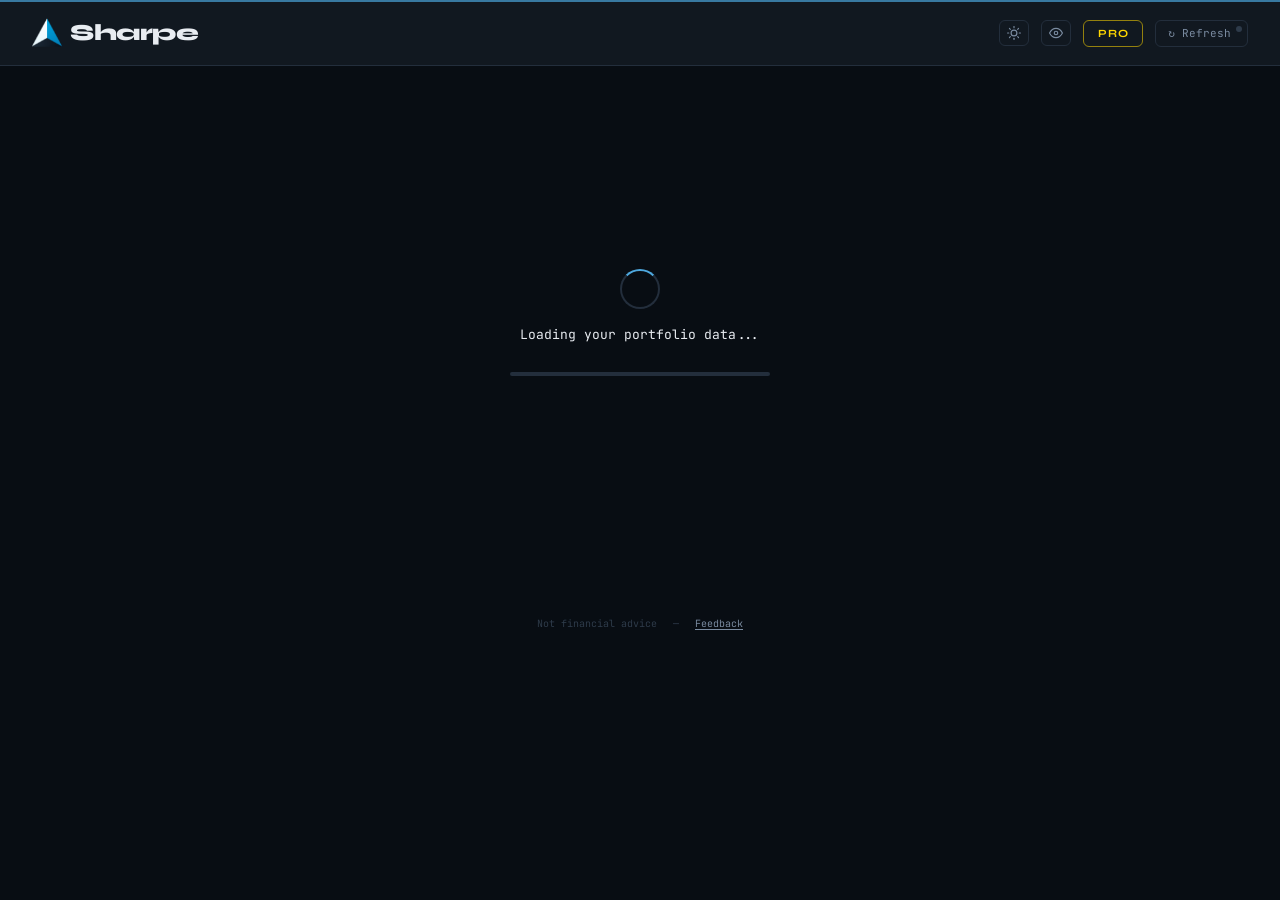
<file: dashboard.html>
<!DOCTYPE html>
<html lang="en">
<head>
  <meta charset="UTF-8">
  <title>Sharpe — Dashboard</title>
  <script src="chart.min.js"></script>
  <link rel="stylesheet" href="dashboard.css">
  <script src="theme-init.js"></script>
</head>
<body>
  <header class="header">
    <div class="header-row">
      <div class="logo">
        <img src="icons/icon48.png" class="logo-img" alt="Sharpe">
        <span class="logo-text">Sharpe</span>
      </div>
      <div class="header-center" id="headerStats"></div>
      <div class="header-right">
        <button class="btn-icon" id="btnTheme" title="Toggle light/dark mode">
          <svg id="themeIcon" width="14" height="14" viewBox="0 0 24 24" fill="none" stroke="currentColor" stroke-width="2" stroke-linecap="round" stroke-linejoin="round">
            <circle cx="12" cy="12" r="5"/><line x1="12" y1="1" x2="12" y2="3"/><line x1="12" y1="21" x2="12" y2="23"/><line x1="4.22" y1="4.22" x2="5.64" y2="5.64"/><line x1="18.36" y1="18.36" x2="19.78" y2="19.78"/><line x1="1" y1="12" x2="3" y2="12"/><line x1="21" y1="12" x2="23" y2="12"/><line x1="4.22" y1="19.78" x2="5.64" y2="18.36"/><line x1="18.36" y1="5.64" x2="19.78" y2="4.22"/>
          </svg>
        </button>
        <button class="btn-icon" id="btnPrivacy" title="Hide sensitive figures">
          <svg width="14" height="14" viewBox="0 0 24 24" fill="none" stroke="currentColor" stroke-width="2" stroke-linecap="round" stroke-linejoin="round">
            <path d="M1 12s4-8 11-8 11 8 11 8-4 8-11 8-11-8-11-8z"/>
            <circle cx="12" cy="12" r="3"/>
          </svg>
        </button>
        <button class="btn-pro" id="btnPro" title="Sharpe Pro">PRO</button>
        <button class="btn-refresh" id="btnRefresh">↻ Refresh<div class="status-dot" id="statusDot"></div></button>
      </div>
    </div>
    <nav class="tab-bar" id="tabBar" style="display:none">
      <button class="tab-btn" data-tab="today">Today</button>
      <button class="tab-btn active" data-tab="portfolio">Portfolio</button>
      <button class="tab-btn" data-tab="insights">Insights</button>
      <button class="tab-btn" data-tab="watchlist">Watchlist</button>
      <button class="tab-btn" data-tab="dividends">Dividends</button>
      <button class="tab-btn" data-tab="tax">Tax Reporting</button>
    </nav>
  </header>

  <div class="loading-screen" id="loadingScreen">
    <div class="loading-spinner"></div>
    <p id="loadingText">Loading your portfolio data...</p>
    <div class="progress-bar-wrap"><div class="progress-bar" id="progressBar"></div></div>
    <p class="progress-label" id="progressLabel"></p>
  </div>

  <main class="main" id="mainContent" style="display:none">
    <div id="portfolioWarning" style="display:none" class="portfolio-warning">
      <span id="portfolioWarningText"></span>
      <button id="portfolioWarningBtn" class="banner-action-btn" type="button"></button>
    </div>

    <!-- ═══ Tab: Today ═══ -->
    <div class="tab-pane" id="tabToday">
      <div class="card card--full" id="todayStatsCard">
        <div class="card-header">
          <div class="card-title">Daily Stats</div>
          <div class="today-header-actions">
            <div class="today-status-inline" id="todayStatusInline"></div>
            <div class="today-date-picker-wrap">
              <button type="button" id="todayDateBtn" class="period-select today-date-btn" aria-haspopup="dialog" aria-expanded="false" title="Choose day"></button>
              <div id="todayDatePopover" class="today-date-popover" hidden role="dialog" aria-label="Select date">
                <div class="today-cal-head">
                  <button type="button" class="today-cal-nav" id="todayCalPrev" aria-label="Previous month">‹</button>
                  <div class="today-cal-title-row">
                    <span id="todayCalMonthLabel" class="today-cal-month"></span>
                    <select id="todayCalYearSelect" class="period-select today-cal-year-select" aria-label="Year"></select>
                  </div>
                  <button type="button" class="today-cal-nav" id="todayCalNext" aria-label="Next month">›</button>
                </div>
                <div class="today-cal-weekdays" aria-hidden="true">
                  <span>Su</span><span>Mo</span><span>Tu</span><span>We</span><span>Th</span><span>Fr</span><span>Sa</span>
                </div>
                <div id="todayCalGrid" class="today-cal-grid"></div>
              </div>
            </div>
            <button id="todayJumpNow" class="btn btn--sm" type="button" title="Jump to live today view">Today</button>
          </div>
        </div>
        <div id="todayStatsContent"></div>

        <!-- P&L timeline lives inside the card it describes rather than in a
             separate card of its own -->
        <div id="todaySparklineCard" class="today-spark-section" style="display:none">
          <div class="today-spark-title">P&amp;L timeline · captured at each refresh</div>
          <div class="chart-wrap" style="height:140px">
            <canvas id="todaySparklineChart"></canvas>
          </div>
        </div>
      </div>

      <!-- One dataset, one card. Table / Waterfall / Heatmap are three
           projections of the same `items` array, so they are view modes
           rather than three stacked cards. -->
      <div class="card card--full" id="todayMoversCard">
        <div class="card-header">
          <div class="card-title">Today's Movers</div>
          <div class="today-total" id="todayTotal"></div>
          <div class="seg" id="todayViewToggle">
            <button class="seg-btn active" type="button" data-view="table">Table</button>
            <button class="seg-btn" type="button" data-view="waterfall">Waterfall</button>
            <button class="seg-btn" type="button" data-view="heatmap">Heatmap</button>
          </div>
          <select id="heatmapGroupBy" class="select" style="display:none" title="Group the heatmap">
            <option value="none">No grouping</option>
            <option value="assetclass">Asset Type</option>
            <option value="geography">Geography</option>
          </select>
        </div>
        <div id="todayViewBody">
          <div id="todayTableContent" class="today-view" data-view="table">
            <div class="table-scroll">
              <table class="positions-table" id="todayTable" style="display:none">
                <thead><tr>
                  <th data-col="name">Name</th>
                  <th data-col="price" class="num">Price</th>
                  <th data-col="dayPct" class="num">Day %</th>
                  <th data-col="dayEur" class="num">Day €</th>
                  <th data-col="weight" class="num">Weight</th>
                  <th data-col="contrib" class="num">Contrib.</th>
                  <th data-col="totalPl" class="num">Total P&L</th>
                  <th data-col="totalPlPct" class="num">Total %</th>
                </tr></thead>
                <tbody id="todayBody"></tbody>
              </table>
            </div>
          </div>
          <div id="todayWaterfallView" class="today-view" data-view="waterfall" style="display:none">
            <div class="chart-wrap" style="height:300px">
              <canvas id="todayWaterfallChart"></canvas>
            </div>
          </div>
          <div id="todayHeatmapView" class="today-view" data-view="heatmap" style="display:none">
            <div id="sectorHeatmapContent"></div>
          </div>
        </div>
      </div>
    </div>

    <!-- ═══ Tab: Portfolio ═══ -->
    <div class="tab-pane active" id="tabPortfolio">
      <div class="grid-top">
        <!-- One performance story. "Cumulative" is the TWR line, "Daily" is the
             per-day bar chart that used to live in its own Recent Activity card
             below — same question, so one chart with two modes and one period. -->
        <div class="card card--wide">
          <div class="card-header">
            <div class="card-title">Performance</div>
            <div class="card-subtitle" id="perfSubtitle"></div>
            <div class="perf-controls">
              <div class="alloc-toggle" id="perfModeToggle">
                <button class="toggle-btn active" type="button" data-perfmode="cum">Cumulative</button>
                <button class="toggle-btn" type="button" data-perfmode="daily">Daily</button>
              </div>
              <div class="alloc-toggle" id="perfToggle">
                <button class="toggle-btn active" type="button" data-mode="pct" title="Show return in %">%</button>
                <button class="toggle-btn" type="button" data-mode="eur" title="Show value in €">€</button>
              </div>
              <select id="periodSelect" class="period-select" title="Chart window"></select>
              <div class="bm-dropdown-wrap" id="bmDropdownWrap">
                <button class="btn btn--sm" id="bmDropdownBtn" type="button" title="Benchmarks and trade markers">
                  Overlays
                  <svg viewBox="0 0 10 6" fill="currentColor"><path d="M0 0l5 6 5-6z"/></svg>
                </button>
                <div class="bm-dropdown-menu" id="bmDropdownMenu">
                  <div class="bm-dropdown-item active" data-benchmark="sp500">
                    <span class="bm-check"></span>
                    <span class="bm-swatch" style="background:var(--bm-sp500)"></span>
                    S&amp;P 500
                  </div>
                  <div class="bm-dropdown-item" data-benchmark="eurostoxx">
                    <span class="bm-check"></span>
                    <span class="bm-swatch" style="background:var(--bm-eurostoxx)"></span>
                    Euro Stoxx 50
                  </div>
                  <div class="bm-dropdown-item" data-benchmark="nasdaq">
                    <span class="bm-check"></span>
                    <span class="bm-swatch" style="background:var(--bm-nasdaq)"></span>
                    Nasdaq 100
                  </div>
                  <div class="bm-dropdown-sep"></div>
                  <div class="bm-dropdown-item" data-overlay="trades">
                    <span class="bm-check"></span>
                    ⇅ Trade markers
                  </div>
                </div>
              </div>
            </div>
          </div>
          <div class="chart-wrap perf-chart-wrap">
            <canvas id="performanceChart"></canvas>
            <button id="btnResetZoom" class="btn btn--sm chart-reset" type="button" style="display:none" title="Reset to selected period">✕ Reset zoom</button>
          </div>
          <div class="perf-footline" id="perfFootline"></div>
        </div>
        <div class="card">
          <div class="card-header"><div class="card-title">Allocation</div></div>
          <div class="alloc-viz" id="allocationChart">
            <div class="alloc-stackbar" id="allocStackBar"></div>
            <div class="alloc-drill-head" id="allocDrillHead" style="display:none"></div>
            <div class="alloc-rows" id="allocationLegend"></div>
            <div class="alloc-callout" id="allocCallout" style="display:none"></div>
          </div>
        </div>
      </div>

      <div class="card card--full">
        <div class="card-header">
          <div class="card-title">Positions</div>
          <input type="search" id="positionsFilter" class="pos-filter" placeholder="Filter — press /" autocomplete="off">
          <div class="alloc-toggle" id="positionsTabToggle">
            <button class="toggle-btn active" data-tab="open">Open</button>
            <button class="toggle-btn" data-tab="closed">Closed</button>
          </div>
        </div>
        <!-- Big Movers used to be six tiles on a card 567px above this table, and
             clicking one only ever scrolled you down to these rows. Same click,
             no journey. -->
        <div class="movers-chips" id="moversChips"></div>
        <table class="positions-table" id="positionsTable">
          <thead><tr>
            <th data-col="name">Name</th><th data-col="weight">Weight</th><th data-col="spark">30D</th><th data-col="price">Price</th><th data-col="value">Value</th><th data-col="pl">P&amp;L</th><th data-col="plpct">P&amp;L %</th>
          </tr></thead>
          <tbody id="positionsBody"></tbody>
        </table>
        <table class="positions-table" id="closedPositionsTable" style="display:none">
          <thead><tr>
            <th data-col="name">Name</th><th data-col="currency">Currency</th><th data-col="sold">Shares sold</th><th data-col="avgBuy">Avg buy</th><th data-col="avgSell">Avg sell</th><th data-col="pl">Realized P&amp;L</th><th data-col="plpct">P&amp;L %</th>
          </tr></thead>
          <tbody id="closedPositionsBody"></tbody>
        </table>
      </div>
    </div>

    <!-- ═══ Tab: Insights ═══ -->
    <div class="tab-pane" id="tabInsights">
      <!-- Pulse and the stat tiles used to be two cards restating each other.
           One card now: the figures, then only the observations that no tile
           already carries. -->
      <div class="card card--full" id="pulseCard">
        <div class="card-header">
          <div class="card-title">Portfolio Pulse</div>
          <div class="card-subtitle">Your all-time figures, and what stands out in them · not advice</div>
        </div>
        <div id="moreInfoContent" class="more-info-content">
          <div class="more-info-grid" id="moreInfoGrid">
            <!-- Populated by JS -->
          </div>
          <div id="moreInfoChartWrap" class="more-info-chart-wrap" style="display:none">
            <canvas id="moreInfoChart"></canvas>
          </div>
          <div class="more-info-note" id="moreInfoNote"></div>
        </div>
        <div id="pulseList" class="pulse-list"></div>
      </div>

      <div class="card card--full insight-collapsible collapsed" id="portfolioGradeCard">
        <div class="card-header insight-head" role="button" tabindex="0" aria-expanded="false">
          <div class="card-title">Rate My Portfolio</div>
          <div class="insight-summary" id="gradeSummary">5 quick questions · rate your portfolio against your goals</div>
          <span class="insight-chevron" aria-hidden="true">▸</span>
        </div>
        <div class="insight-collapsible-body">
          <div id="gradeContent">
            <!-- Survey phase -->
            <div id="gradeSurvey" class="grade-survey">
              <p class="grade-survey-intro">Answer 5 quick questions so we can evaluate your portfolio against your goals. Everything stays on your machine.</p>
              <div class="grade-sliders">
                <div class="grade-slider-row">
                  <div class="grade-slider-header">
                    <span class="grade-slider-label">Risk Tolerance</span>
                    <span class="grade-slider-value" id="sliderValRisk">5</span>
                  </div>
                  <div class="grade-slider-anchors"><span>Conservative</span><span>Aggressive</span></div>
                  <input type="range" min="1" max="10" value="5" class="grade-range" id="sliderRisk">
                  <div class="grade-slider-desc" id="sliderDescRisk"></div>
                </div>
                <div class="grade-slider-row">
                  <div class="grade-slider-header">
                    <span class="grade-slider-label">Involvement</span>
                    <span class="grade-slider-value" id="sliderValInvolvement">5</span>
                  </div>
                  <div class="grade-slider-anchors"><span>Passive investor</span><span>Active day trader</span></div>
                  <input type="range" min="1" max="10" value="5" class="grade-range" id="sliderInvolvement">
                  <div class="grade-slider-desc" id="sliderDescInvolvement"></div>
                </div>
                <div class="grade-slider-row">
                  <div class="grade-slider-header">
                    <span class="grade-slider-label">Investment Goal</span>
                    <span class="grade-slider-value" id="sliderValGoal">5</span>
                  </div>
                  <div class="grade-slider-anchors"><span>Steady income</span><span>Long-term wealth</span></div>
                  <input type="range" min="1" max="10" value="5" class="grade-range" id="sliderGoal">
                  <div class="grade-slider-desc" id="sliderDescGoal"></div>
                </div>
                <div class="grade-slider-row">
                  <div class="grade-slider-header">
                    <span class="grade-slider-label">Time Horizon</span>
                    <span class="grade-slider-value" id="sliderValHorizon">5</span>
                  </div>
                  <div class="grade-slider-anchors"><span>1–2 years</span><span>20+ years</span></div>
                  <input type="range" min="1" max="10" value="5" class="grade-range" id="sliderHorizon">
                  <div class="grade-slider-desc" id="sliderDescHorizon"></div>
                </div>
                <div class="grade-slider-row">
                  <div class="grade-slider-header">
                    <span class="grade-slider-label">Complexity Preference</span>
                    <span class="grade-slider-value" id="sliderValComplexity">5</span>
                  </div>
                  <div class="grade-slider-anchors"><span>Keep it simple</span><span>Fine with complexity</span></div>
                  <input type="range" min="1" max="10" value="5" class="grade-range" id="sliderComplexity">
                  <div class="grade-slider-desc" id="sliderDescComplexity"></div>
                </div>
              </div>
              <button class="grade-submit-btn" id="btnGradeSubmit">Rate My Portfolio</button>
            </div>
            <!-- Results phase -->
            <div id="gradeResults" class="grade-results" style="display:none"></div>
          </div>
        </div>
      </div>

      <div class="card card--full insight-collapsible collapsed" id="correlationCard">
        <div class="card-header insight-head" role="button" tabindex="0" aria-expanded="false">
          <div class="card-title" id="corrInfoIcon">Correlation Matrix</div>
          <div class="insight-summary" id="correlationSubtitle">How closely your holdings move together</div>
          <span class="insight-chevron" aria-hidden="true">▸</span>
        </div>
        <div class="insight-collapsible-body">
          <div id="correlationContent">
            <div id="correlationHeatmap" class="correlation-wrap"></div>
          </div>
        </div>
      </div>

      <div class="card card--full insight-collapsible collapsed" id="stressTestCard">
        <div class="card-header insight-head" role="button" tabindex="0" aria-expanded="false">
          <div class="card-title">Risk Analysis</div>
          <div class="insight-summary" id="stressSummary">Value at Risk and scenario stress tests</div>
          <span class="insight-chevron" aria-hidden="true">▸</span>
        </div>
        <div class="insight-collapsible-body">
          <div id="stressTestContent">
            <div id="stressTestResults"></div>
          </div>
        </div>
      </div>
    </div>

    <!-- ═══ Tab: Watchlist ═══ -->
    <div class="tab-pane" id="tabWatchlist">
      <div id="watchlistEmpty" style="display:none"></div>
      <div class="card card--full" id="watchlistChartCard">
        <div class="card-header">
          <div class="card-title">Watchlist Performance</div>
          <div class="perf-controls">
            <select id="watchlistPeriod" class="period-select" title="Applies to the chart and the table below">
              <option value="1M">1M</option>
              <option value="6M">6M</option>
              <option value="YTD">YTD</option>
              <option value="1Y" selected>1Y</option>
              <option value="3Y">3Y</option>
              <option value="5Y">5Y</option>
            </select>
          </div>
        </div>
        <div id="wlChartReturn" class="wl-chart-return"></div>
        <div class="chart-wrap" style="height:300px">
          <canvas id="watchlistChart"></canvas>
        </div>
        <div id="wlVsPortfolioStats" class="wl-comparison-stats" style="display:none"></div>
      </div>
      <div class="card card--full" id="watchlistTableCard">
        <div class="card-header">
          <div>
            <div class="card-title">Favourites</div>
            <div class="card-subtitle" style="color:var(--muted);font-size:11px">Items you're watching on DEGIRO</div>
          </div>
        </div>
        <div id="watchlistContent">
          <div class="table-scroll">
            <table class="positions-table" id="watchlistTable" style="display:none">
              <thead><tr>
                <th data-col="name">Name</th>
                <th data-col="currency">Ccy</th>
                <th data-col="price" class="num">Price</th>
                <th data-col="ret" class="num">Return</th>
                <th data-col="vol" class="num">Volatility</th>
                <th data-col="corr" class="num">Corr.</th>
                <th data-col="signal" class="num"><span class="th-with-tip" data-tip="Based on SMA(50) vs SMA(200) crossover. Bullish = short-term trend above long-term. Bearish = below. Neutral = within 1%.">Signal</span></th>
              </tr></thead>
              <tbody id="watchlistBody"></tbody>
            </table>
          </div>
        </div>
      </div>
      <div class="card card--full" id="wlStockChartCard" style="display:none">
        <div class="card-header">
          <div class="card-title" id="wlStockTitle"></div>
          <button class="btn-icon" id="wlStockClose" title="Close">&times;</button>
        </div>
        <div class="chart-wrap" style="height:260px">
          <canvas id="wlStockChart"></canvas>
        </div>
      </div>
    </div>

    <!-- ═══ Tab: Dividends ═══ -->
    <div class="tab-pane" id="tabDividends">
      <div id="dividendsEmpty" style="display:none"></div>
      <div class="card card--full" id="divStatsCard">
        <div class="card-header">
          <div>
            <div class="card-title">Dividend Income</div>
            <div class="card-subtitle" style="color:var(--muted);font-size:11px">Gross payments received · before withholding tax</div>
          </div>
        </div>
        <div class="more-info-grid" id="divStatsGrid"></div>
      </div>
      <div class="card card--full" id="divChartCard">
        <div class="card-header">
          <div class="card-title">Monthly Dividends</div>
          <div class="card-subtitle">Last 12 months</div>
        </div>
        <div class="chart-wrap" style="height:220px"><canvas id="dividendChart"></canvas></div>
        <div id="divNextEstimate" class="div-next-estimate" style="display:none"></div>
      </div>
      <div class="card card--full" id="divHoldingsCard">
        <div class="card-header">
          <div class="card-title">Per-Holding Breakdown</div>
        </div>
        <div id="divHoldingsContent"></div>
      </div>
    </div>

    <!-- ═══ Tab: Tax Reporting ═══ -->
    <div class="tab-pane" id="tabTax">
      <div class="card card--full" id="taxReportCard">
        <div class="card-header">
          <div class="card-title">Tax Reporting</div>
          <div class="card-subtitle">Generate tax tables from your DEGIRO history</div>
        </div>
        <div id="taxReportContent"></div>
      </div>
    </div>

  </main>

  <footer class="dashboard-footer">
    <span>Not financial advice</span>
    <span> — </span>
    <span><a href="https://docs.google.com/forms/d/e/1FAIpQLSdX4zvs9scwN4faCd2bnE-F4jqeqhIQ5IuJD7EUlNlaMYXDqg/viewform?usp=publish-editor" class="footer-link">Feedback</a></span>
  </footer>

  <script src="utils.js"></script>
  <script src="pro.js"></script>
  <script src="dashboard.js"></script>
</body>
</html>
</file>
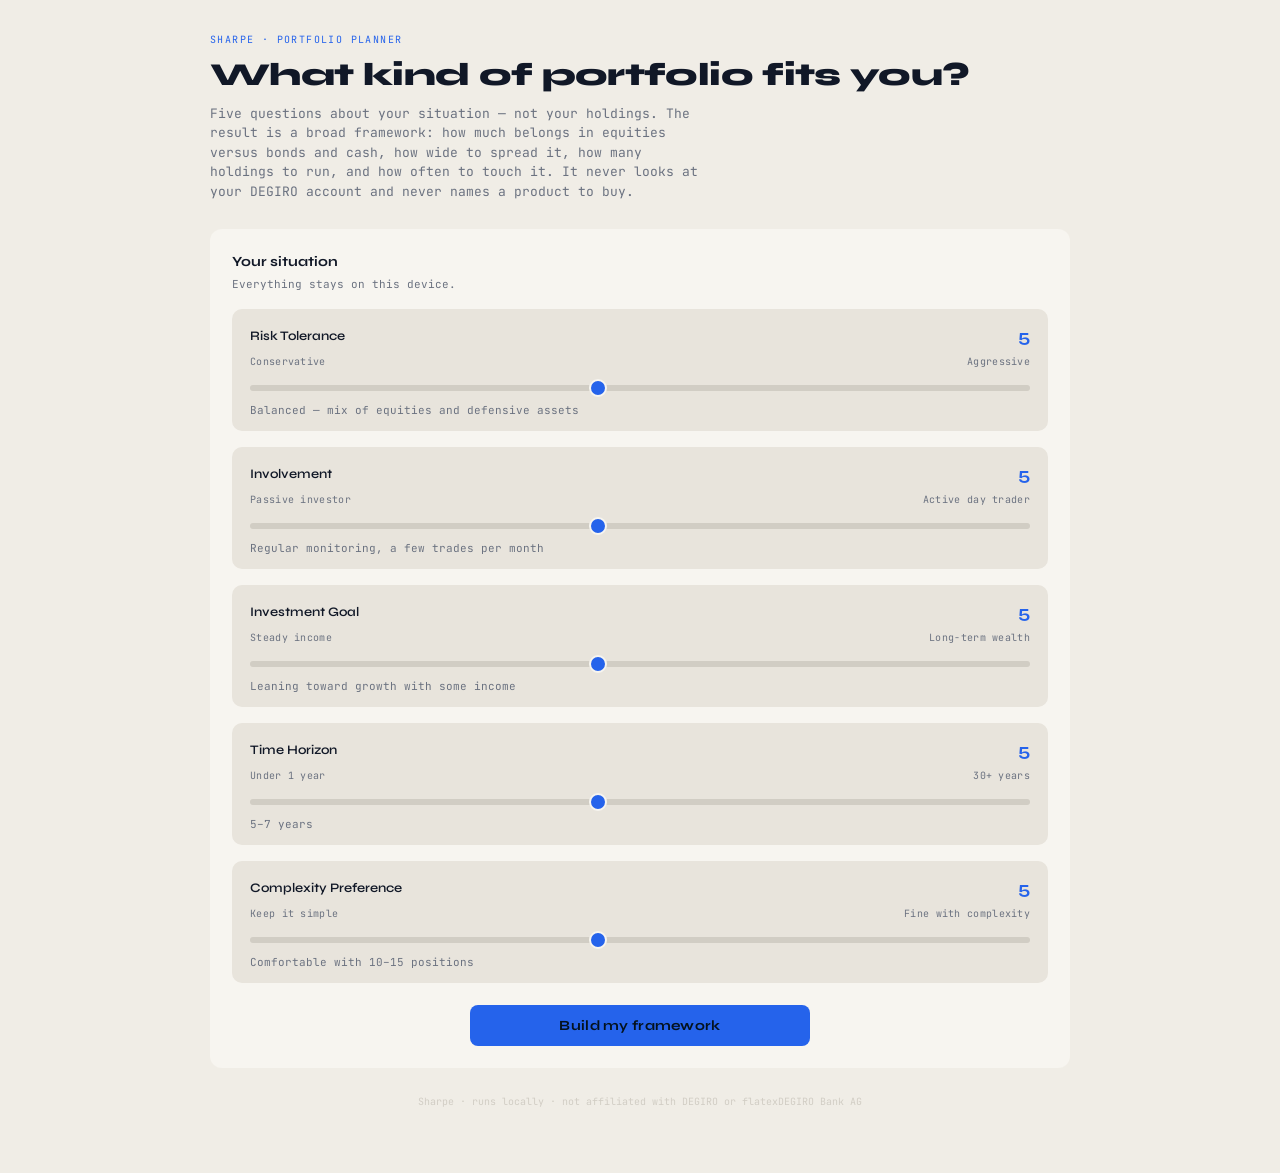
<file: planner.html>
<!DOCTYPE html>
<html lang="en">
<head>
<meta charset="UTF-8">
<meta name="viewport" content="width=device-width, initial-scale=1">
<title>Sharpe — Portfolio Planner</title>
<style>
  /* Local fonts — no external requests (paths match the extension bundle) */
  @font-face { font-family:'Syne'; font-style:normal; font-weight:600; src:url('fonts/syne-latin-600-normal.woff2') format('woff2'); font-display:swap; }
  @font-face { font-family:'Syne'; font-style:normal; font-weight:700; src:url('fonts/syne-latin-700-normal.woff2') format('woff2'); font-display:swap; }
  @font-face { font-family:'Syne'; font-style:normal; font-weight:800; src:url('fonts/syne-latin-800-normal.woff2') format('woff2'); font-display:swap; }
  @font-face { font-family:'JetBrains Mono'; font-style:normal; font-weight:400; src:url('fonts/jetbrains-mono-latin-400-normal.woff2') format('woff2'); font-display:swap; }
  @font-face { font-family:'JetBrains Mono'; font-style:normal; font-weight:500; src:url('fonts/jetbrains-mono-latin-500-normal.woff2') format('woff2'); font-display:swap; }

  /* Same token names as dashboard.css so this file feels native to the extension */
  :root {
    --bg:#080D13; --bg2:#111820; --bg3:#1A2230; --border:#232E3C;
    --text:#E8ECF1; --muted:#7A8BA0; --dim:#2E3B4A;
    --accent:#4EA8DE; --green:#34D399; --red:#F87171; --amber:#F59E0B; --violet:#A855F7;
    --font-mono:'JetBrains Mono',ui-monospace,monospace; --font-display:'Syne',sans-serif;
  }
  @media (prefers-color-scheme: light) {
    :root {
      --bg:#F0EDE6; --bg2:#F7F5F0; --bg3:#E8E4DC; --border:#D1CDC4;
      --text:#111827; --muted:#6B7280; --dim:#D1CDC4;
      --accent:#2563EB; --green:#16A34A; --red:#DC2626; --amber:#B45309; --violet:#7C3AED;
    }
  }
  :root[data-theme="light"] {
    --bg:#F0EDE6; --bg2:#F7F5F0; --bg3:#E8E4DC; --border:#D1CDC4;
    --text:#111827; --muted:#6B7280; --dim:#D1CDC4;
    --accent:#2563EB; --green:#16A34A; --red:#DC2626; --amber:#B45309; --violet:#7C3AED;
  }
  :root[data-theme="dark"] {
    --bg:#080D13; --bg2:#111820; --bg3:#1A2230; --border:#232E3C;
    --text:#E8ECF1; --muted:#7A8BA0; --dim:#2E3B4A;
    --accent:#4EA8DE; --green:#34D399; --red:#F87171; --amber:#F59E0B; --violet:#A855F7;
  }

  * { margin:0; padding:0; box-sizing:border-box; }
  body { background:var(--bg); color:var(--text); font-family:var(--font-mono); font-size:13px; line-height:1.5; padding:32px 20px 64px; }
  .wrap { max-width:860px; margin:0 auto; }

  header { margin-bottom:28px; }
  .eyebrow { font-size:10px; letter-spacing:.14em; text-transform:uppercase; color:var(--accent); margin-bottom:10px; }
  h1 { font-family:var(--font-display); font-weight:800; font-size:clamp(24px,4vw,32px); letter-spacing:-.02em; line-height:1.15; margin-bottom:10px; }
  .lede { color:var(--muted); font-size:13px; max-width:62ch; }

  .card { background:var(--bg2); border-radius:12px; padding:22px; margin-bottom:18px; }
  .card-title { font-family:var(--font-display); font-weight:700; font-size:14px; margin-bottom:4px; }
  .card-sub { font-size:11px; color:var(--muted); margin-bottom:16px; }

  /* ── Sliders (mirrors .grade-* in dashboard.css) ───────────────── */
  .sliders { display:flex; flex-direction:column; gap:16px; }
  .slider-row { background:var(--bg3); border-radius:10px; padding:14px 18px 12px; }
  .slider-head { display:flex; justify-content:space-between; align-items:center; margin-bottom:4px; }
  .slider-label { font-family:var(--font-display); font-size:13px; font-weight:600; }
  .slider-value { font-family:var(--font-display); font-size:18px; font-weight:700; color:var(--accent); min-width:28px; text-align:right; }
  .slider-anchors { display:flex; justify-content:space-between; font-size:10px; color:var(--muted); margin-bottom:8px; letter-spacing:.03em; }
  input[type=range] { -webkit-appearance:none; appearance:none; width:100%; height:6px; background:var(--border); border-radius:3px; outline:none; cursor:pointer; }
  input[type=range]::-webkit-slider-thumb { -webkit-appearance:none; appearance:none; width:18px; height:18px; border-radius:50%; background:var(--accent); border:2px solid var(--bg2); cursor:pointer; transition:transform .15s; }
  input[type=range]::-webkit-slider-thumb:hover { transform:scale(1.2); }
  input[type=range]::-moz-range-thumb { width:18px; height:18px; border-radius:50%; background:var(--accent); border:2px solid var(--bg2); cursor:pointer; }
  input[type=range]:focus-visible { outline:2px solid var(--accent); outline-offset:3px; }
  .slider-desc { font-size:11px; color:var(--muted); margin-top:6px; min-height:16px; line-height:1.5; }

  .btn-primary { display:block; width:100%; max-width:340px; margin:22px auto 0; padding:12px 0; border:none; border-radius:8px; background:var(--accent); color:#04121d; font-family:var(--font-display); font-weight:700; font-size:14px; letter-spacing:.02em; cursor:pointer; transition:filter .2s, transform .2s; }
  .btn-primary:hover { filter:brightness(1.12); transform:scale(1.015); }
  .btn-primary:focus-visible { outline:2px solid var(--text); outline-offset:2px; }
  .btn-ghost { background:none; border:1px solid var(--border); color:var(--muted); font-family:var(--font-mono); font-size:11px; padding:7px 14px; border-radius:6px; cursor:pointer; transition:all .2s; }
  .btn-ghost:hover { border-color:var(--accent); color:var(--accent); }

  /* ── Results ───────────────────────────────────────────────────── */
  #results { display:none; }
  .profile-line { display:grid; gap:5px; margin-bottom:20px; }
  .prof-row { display:grid; grid-template-columns:94px 1fr; gap:12px; align-items:baseline; font-size:12px; }
  .prof-key { font-size:9px; text-transform:uppercase; letter-spacing:.08em; color:var(--muted); }
  .profile-line strong { color:var(--text); font-weight:500; }

  .alloc-bar { display:flex; height:26px; border-radius:7px; overflow:hidden; gap:2px; margin-bottom:12px; }
  .alloc-seg { display:flex; align-items:center; justify-content:center; font-size:10px; font-weight:600; color:#04121d; min-width:3px; }
  .alloc-rows { display:flex; flex-direction:column; gap:8px; }
  .alloc-row { display:grid; grid-template-columns:10px 1fr 52px; align-items:center; gap:11px; font-size:12px; }
  .alloc-dot { width:10px; height:10px; border-radius:3px; }
  .alloc-name { color:var(--text); }
  .alloc-note { display:block; font-size:10px; color:var(--muted); margin-top:1px; }
  .alloc-pct { text-align:right; font-family:var(--font-mono); font-variant-numeric:tabular-nums; }

  .rec-grid { display:grid; grid-template-columns:repeat(auto-fit,minmax(240px,1fr)); gap:12px; }
  .rec { background:var(--bg3); border-radius:10px; padding:14px 16px; }
  .rec-label { font-size:9px; text-transform:uppercase; letter-spacing:.08em; color:var(--muted); margin-bottom:6px; }
  .rec-value { font-family:var(--font-display); font-weight:700; font-size:14px; margin-bottom:5px; }
  .rec-body { font-size:11px; color:var(--muted); line-height:1.6; }

  .flags { display:flex; flex-direction:column; gap:10px; }
  .flag { display:flex; gap:12px; background:var(--bg3); border-radius:8px; padding:12px 14px; }
  .flag-stripe { width:3px; align-self:stretch; border-radius:2px; flex-shrink:0; background:var(--border); }
  .flag--warn .flag-stripe { background:var(--amber); }
  .flag--info .flag-stripe { background:var(--accent); }
  .flag--good .flag-stripe { background:var(--green); }
  .flag-title { font-family:var(--font-display); font-weight:700; font-size:12px; }
  .flag-body { font-size:11px; color:var(--muted); line-height:1.55; margin-top:2px; }

  ul.checklist { list-style:none; display:flex; flex-direction:column; gap:9px; }
  ul.checklist li { display:flex; gap:9px; font-size:11.5px; color:var(--muted); line-height:1.6; }
  ul.checklist li::before { content:'—'; color:var(--accent); flex-shrink:0; }

  .disclaimer { border-left:2px solid var(--amber); background:color-mix(in srgb, var(--amber) 7%, transparent); border-radius:0 8px 8px 0; padding:13px 16px; font-size:11px; color:var(--muted); line-height:1.65; }
  .disclaimer strong { color:var(--text); }
  footer { text-align:center; font-size:10px; color:var(--dim); margin-top:26px; }
  @media (prefers-reduced-motion: reduce) { * { transition:none !important; animation:none !important; } }
</style>
</head>
<body>
<div class="wrap">

  <header>
    <div class="eyebrow">Sharpe · Portfolio Planner</div>
    <h1>What kind of portfolio fits you?</h1>
    <p class="lede">Five questions about your situation — not your holdings. The result is a broad framework: how much belongs in equities versus bonds and cash, how wide to spread it, how many holdings to run, and how often to touch it. It never looks at your DEGIRO account and never names a product to buy.</p>
  </header>

  <div class="card" id="surveyCard">
    <div class="card-title">Your situation</div>
    <div class="card-sub">Everything stays on this device.</div>
    <div class="sliders" id="sliders"></div>
    <button class="btn-primary" id="btnBuild">Build my framework</button>
  </div>

  <div id="results">
    <div class="card">
      <div class="card-title">Your profile</div>
      <div class="card-sub">A plain-language read of your five answers</div>
      <p class="profile-line" id="profileLine"></p>
      <div class="card-title" style="margin-bottom:10px">Broad allocation</div>
      <div class="alloc-bar" id="allocBar"></div>
      <div class="alloc-rows" id="allocRows"></div>
    </div>

    <div class="card">
      <div class="card-title">What to build</div>
      <div class="card-sub">Scope, lifespan, structure and rhythm implied by your answers</div>
      <div class="rec-grid" id="recGrid"></div>
    </div>

    <div class="card" id="flagsCard">
      <div class="card-title">Worth thinking about</div>
      <div class="card-sub">Tensions and confirmations between your own answers</div>
      <div class="flags" id="flags"></div>
    </div>

    <div class="card">
      <div class="card-title">Before you buy anything</div>
      <div class="card-sub">Questions worth answering for yourself first</div>
      <ul class="checklist" id="checklist"></ul>
    </div>

    <div class="card">
      <p class="disclaimer">
        <strong>This is an educational framework, not investment advice.</strong>
        It is generated entirely from the five sliders above by fixed rules — it knows nothing
        about your income, debts, tax situation, pension, dependants or country, all of which
        change the right answer. It deliberately names no products, funds or tickers.
        Sharpe is not a licensed financial adviser; for guidance on your actual circumstances,
        speak to a regulated professional. Past performance never guarantees future results,
        and every allocation shown here can lose money.
      </p>
      <div style="display:flex;gap:10px;justify-content:center;margin-top:16px">
        <button class="btn-ghost" id="btnRedo">Adjust my answers</button>
        <button class="btn-ghost" id="btnPrint">Save as PDF</button>
      </div>
    </div>
  </div>

  <footer>Sharpe · runs locally · not affiliated with DEGIRO or flatexDEGIRO Bank AG</footer>
</div>

<script>
'use strict';

// ── Questions ────────────────────────────────────────────────────────────────
// Same five dimensions (and wording) as the extension's Rate My Portfolio survey,
// so answers mean the same thing in both places.
const QUESTIONS = [
  { key:'risk',        label:'Risk Tolerance',        low:'Conservative',      high:'Aggressive' },
  { key:'involvement', label:'Involvement',           low:'Passive investor',  high:'Active day trader' },
  { key:'goal',        label:'Investment Goal',       low:'Steady income',     high:'Long-term wealth' },
  { key:'horizon',     label:'Time Horizon',          low:'Under 1 year',      high:'30+ years' },
  { key:'complexity',  label:'Complexity Preference', low:'Keep it simple',    high:'Fine with complexity' },
];

const DESCS = {
  risk: {
    1:'Capital preservation is your top priority', 2:'Very conservative — bonds, metals, money market',
    3:'Conservative — mostly large-cap funds and ETFs', 4:'Moderately conservative — blue-chip equities with some bonds',
    5:'Balanced — mix of equities and defensive assets', 6:'Moderate growth — mostly equities, some sector bets',
    7:'Growth-oriented — individual stocks across sectors', 8:'Aggressive — small-caps, high-growth, concentrated positions',
    9:'Very aggressive — leveraged products, high volatility', 10:'Maximum risk — derivatives, options, speculative plays',
  },
  involvement: {
    1:'Buy once, check yearly', 2:'Review a couple of times a year', 3:'Check in quarterly, occasional rebalance',
    4:'Monthly reviews, occasional trades', 5:'Regular monitoring, a few trades per month',
    6:'Active — weekly reviews, frequent trades', 7:'Hands-on — multiple trades per week',
    8:'Very active — daily monitoring and trading', 9:'Near day-trading — multiple trades daily', 10:'Full-time day trader',
  },
  goal: {
    1:'Need regular income from my portfolio now', 2:'Primarily seeking steady dividend income',
    3:'Income-focused with some growth', 4:'Balanced — income and moderate growth',
    5:'Leaning toward growth with some income', 6:'Growth-focused, dividends are a bonus',
    7:'Primarily capital appreciation', 8:'Aggressive growth over income',
    9:'Maximum long-term capital gains', 10:'Pure wealth accumulation, no income needed',
  },
  horizon: {
    1:'Need access to funds within 1 year', 2:'1–2 year horizon', 3:'2–3 years', 4:'3–5 years', 5:'5–7 years',
    6:'7–10 years', 7:'10–15 years', 8:'15–20 years', 9:'20–30 years', 10:'30+ years — multi-generational wealth',
  },
  complexity: {
    1:'One or two broad index funds, nothing more', 2:'A handful of ETFs, fully passive',
    3:'A few funds/ETFs, maybe one individual stock', 4:'Mix of ETFs and some individual stocks',
    5:'Comfortable with 10–15 positions', 6:'Fine managing diverse holdings',
    7:'Multiple asset classes and geographies', 8:'Comfortable with options or leveraged products',
    9:'Complex portfolio with many instruments', 10:'Any instrument, any market, any complexity',
  },
};

const HORIZON_YEARS = {1:'under a year',2:'1–2 years',3:'2–3 years',4:'3–5 years',5:'5–7 years',
  6:'7–10 years',7:'10–15 years',8:'15–20 years',9:'20–30 years',10:'30+ years'};

// ── Allocation engine ────────────────────────────────────────────────────────
// Horizon sets the ceiling on growth assets — money you need soon has no business
// riding out a drawdown, however much volatility you say you can stomach. Risk
// tolerance then decides how much of that ceiling you actually use.
const EQUITY_CEILING = {1:10,2:20,3:35,4:50,5:60,6:70,7:80,8:85,9:90,10:95};
// Cash is sized by how soon the money is needed, not by appetite.
const CASH_TARGET    = {1:60,2:40,3:25,4:15,5:10,6:8,7:6,8:5,9:4,10:3};

function computeAllocation(a) {
  const ceiling = EQUITY_CEILING[a.horizon];
  const riskFactor = Math.min(1, 0.55 + (a.risk - 1) * 0.05); // risk 1 → 55% of ceiling, risk 10 → 100%
  let equity = Math.round(ceiling * riskFactor);
  let cash = CASH_TARGET[a.horizon];
  let bonds = 100 - equity - cash;
  if (bonds < 0) { cash = Math.max(0, cash + bonds); bonds = 0; }
  const drift = 100 - (equity + bonds + cash);
  bonds += drift;                       // absorb rounding so the three always total 100
  if (bonds < 0) { equity += bonds; bonds = 0; }
  return { equity, bonds, cash };
}

function scopeFor(a) {
  const c = a.complexity;
  if (c <= 2) return { value:'One global fund', body:'A single broadly diversified world equity fund already holds thousands of companies across dozens of countries. Paired with one bond fund, that is a complete portfolio — the simplest thing that works, and the easiest to keep.' };
  if (c <= 4) return { value:'Two or three sleeves', body:'A global equity core, optionally split so you control developed versus emerging weightings, plus one bond sleeve. Enough structure to express a view, few enough parts to rebalance in minutes.' };
  if (c <= 6) return { value:'Core plus satellites', body:'A large global core doing the heavy lifting, with a few deliberate satellites — a region, sector or theme you have a reasoned view on. Keep satellites small enough that being wrong is survivable.' };
  if (c <= 8) return { value:'Multi-sleeve, multi-asset', body:'Global core plus separate sleeves for regions, size or style tilts, property and bonds. Each sleeve needs its own rationale; if you cannot say what a sleeve is for, it is decoration.' };
  return { value:'Wide, with real overhead', body:'You are comfortable across many instruments and markets. Worth being honest that every extra sleeve adds cost, tax paperwork and rebalancing work — and evidence that added complexity improves outcomes is thin.' };
}

function structureFor(a) {
  const c = a.complexity;
  if (c <= 2) return { value:'1–2 holdings',  body:'Two lines on a statement. Nothing to reconcile, nothing to forget.' };
  if (c <= 4) return { value:'2–4 holdings',  body:'Still trivial to rebalance by hand once or twice a year.' };
  if (c <= 6) return { value:'5–10 holdings', body:'Around the point where each position should have a stated purpose you can write in one sentence.' };
  if (c <= 8) return { value:'10–20 holdings',body:'Diversification largely plateaus here. Beyond it you mostly add admin, not resilience.' };
  return { value:'20+ holdings', body:'Watch for accidental overlap — several broad funds often hold the same large companies, so 25 lines can be far less diversified than it looks.' };
}

function cadenceFor(a) {
  const i = a.involvement;
  if (i <= 2) return { value:'Review yearly',    body:'Automate contributions, rebalance on a date you pick in advance, and otherwise leave it alone. This is a feature, not laziness.' };
  if (i <= 4) return { value:'Review quarterly', body:'Check drift against your targets; only trade when something has moved meaningfully off target, say five percentage points.' };
  if (i <= 6) return { value:'Review monthly',   body:'Frequent enough to stay informed, slow enough to avoid reacting to noise. Decide your rebalancing rule before you look, not after.' };
  if (i <= 8) return { value:'Weekly, with rules',body:'At this frequency costs and taxes start to matter more than most people expect. Write your entry and exit rules down, and keep a satellite budget you are willing to lose.' };
  return { value:'Daily — count the cost',       body:'Trading this often, spreads, commissions, FX conversion and tax become a large, certain drag against an uncertain edge. If you do it, ring-fence it from your core and measure it honestly against a simple index.' };
}

function tiltFor(a) {
  const g = a.goal;
  if (g <= 3) return { value:'Income orientation', body:'Weighted toward assets that pay out — dividend-oriented equity funds and bonds with maturities matched to when you need the money. Remember a withdrawal and a dividend spend the same; total return is what actually funds you.' };
  if (g <= 6) return { value:'Balanced total return', body:'No need to choose. Judge the portfolio on total return — price growth plus income — and take cash from whichever part has run ahead when you rebalance.' };
  return { value:'Accumulation', body:'You need no income now, so distributions are mostly friction. Accumulating fund share classes reinvest internally and reduce paperwork — though the tax treatment depends entirely on where you live, so check your own rules.' };
}

function lifespanFor(a) {
  const h = a.horizon;
  const years = HORIZON_YEARS[h];
  if (h <= 2) return { value:'Too soon for markets', body:`With a ${years} horizon, the money you have an actual date for belongs in deposits, money-market funds or short-dated bonds — a bad year has no time to recover. The small growth slice below is only appropriate for whatever you will not need on that date.` };
  if (h <= 4) return { value:`Short — ${years}`, body:'A meaningful drawdown may not repair itself in time. Keep growth assets modest and hold the portion you have a date for in something stable.' };
  if (h <= 6) return { value:`Medium — ${years}`, body:'Long enough for equities to do real work, short enough that sequence matters. Glide the risky share down as the date you need the money approaches.' };
  if (h <= 8) return { value:`Long — ${years}`, body:'Time is your biggest structural advantage. Volatility becomes something to sit through rather than avoid; the main risk shifts to being too defensive.' };
  return { value:`Very long — ${years}`, body:'Over decades, inflation is the risk that compounds hardest against you. Cash feels safe and is guaranteed to lose purchasing power; a high growth share is the point.' };
}

// Cross-checks between answers — where the real value is, because these are the
// tensions people do not notice in their own thinking.
function flagsFor(a) {
  const f = [];
  if (a.risk >= 8 && a.horizon <= 3)
    f.push({ sev:'warn', title:'Your appetite and your deadline disagree', body:`You describe an aggressive appetite but need the money within ${HORIZON_YEARS[a.horizon]}. Risk tolerance is about sleeping at night; capacity is about arithmetic. When they conflict, the deadline should win.` });
  if (a.risk <= 3 && a.horizon >= 9)
    f.push({ sev:'warn', title:'Very defensive over a very long horizon', body:'Holding mostly cash and bonds for 20+ years converts a volatility risk you can wait out into an inflation risk you cannot. Worth asking whether the caution is about the money or about watching the numbers move.' });
  if (a.complexity >= 8 && a.involvement <= 3)
    f.push({ sev:'warn', title:'A complex portfolio you plan to ignore', body:'Many instruments plus rare reviews is how portfolios drift far from their intended shape. Either simplify the structure or commit to the maintenance it needs.' });
  if (a.involvement >= 7 && a.complexity <= 3)
    f.push({ sev:'info', title:'High activity, simple holdings', body:'Trading frequently in a two-fund portfolio usually means trading the same broad market back and forth. If the activity is the enjoyable part, a small ring-fenced satellite scratches that itch without risking the core.' });
  if (a.goal <= 3 && a.horizon >= 8)
    f.push({ sev:'info', title:'Income focus with decades to run', body:'If you do not need the cash yet, income you spend is growth you gave up. Reinvesting during accumulation and switching to income closer to the date is usually the stronger sequence.' });
  if (a.involvement >= 8)
    f.push({ sev:'warn', title:'Costs scale with activity, returns do not', body:'At daily frequency, commissions, spreads and FX conversion are a guaranteed cost against an uncertain benefit. Benchmark this honestly against simply holding a broad index — Sharpe can show you that comparison.' });
  if (a.risk <= 4 && a.complexity >= 8)
    f.push({ sev:'info', title:'Cautious, but drawn to complex instruments', body:'Options and leveraged products are usually risk amplifiers, not risk reducers. If the appeal is control rather than return, plain bonds and cash do that job more reliably.' });
  if (a.horizon >= 7 && a.risk >= 6 && a.complexity <= 4 && a.involvement <= 4)
    f.push({ sev:'good', title:'Coherent and low-maintenance', body:'Long horizon, real growth appetite, few holdings, rare intervention. This is the boring combination that historically has been very hard to beat.' });
  if (a.goal >= 7 && a.horizon <= 3)
    f.push({ sev:'warn', title:'Maximum growth on a short clock', body:`Pure accumulation goals need time to work. Over ${HORIZON_YEARS[a.horizon]} the outcome is closer to a coin flip than to compounding.` });
  if (!f.length)
    f.push({ sev:'good', title:'Your answers are internally consistent', body:'No obvious contradictions between your appetite, horizon, goal and how involved you want to be. The framework below follows directly from them.' });
  const rank = { warn:0, info:1, good:2 };
  return f.sort((x,y) => rank[x.sev] - rank[y.sev]).slice(0, 5);
}

const CHECKLIST = [
  'Do you hold enough accessible cash for an emergency — typically several months of essential spending — outside this portfolio entirely?',
  'Are any high-interest debts cleared? Paying down expensive debt is a guaranteed return that most portfolios cannot match.',
  'What is the total ongoing cost of what you plan to buy, and what does that compound to over your horizon?',
  'How are these holdings taxed where you live — on dividends, on gains, on the account wrapper itself?',
  'Written down in advance: at what drift do you rebalance, and what would make you sell? Decide while calm, not mid-drawdown.',
  'If this portfolio fell by a third next year, would your plan still make sense — and would you still hold it?',
];

// ── Rendering ────────────────────────────────────────────────────────────────
const STORE_KEY = 'sharpePlannerAnswers';
const el = id => document.getElementById(id);

function buildSliders() {
  const saved = loadAnswers();
  el('sliders').innerHTML = QUESTIONS.map(q => `
    <div class="slider-row">
      <div class="slider-head">
        <span class="slider-label">${q.label}</span>
        <span class="slider-value" id="val_${q.key}">5</span>
      </div>
      <div class="slider-anchors"><span>${q.low}</span><span>${q.high}</span></div>
      <input type="range" min="1" max="10" step="1" value="5" id="in_${q.key}"
             aria-label="${q.label}" aria-describedby="desc_${q.key}">
      <div class="slider-desc" id="desc_${q.key}"></div>
    </div>`).join('');

  QUESTIONS.forEach(q => {
    const input = el('in_' + q.key);
    if (saved && saved[q.key]) input.value = saved[q.key];
    const sync = () => {
      const v = parseInt(input.value, 10);
      el('val_' + q.key).textContent = v;
      el('desc_' + q.key).textContent = DESCS[q.key][v] || '';
    };
    input.addEventListener('input', sync);
    sync();
  });
}

function readAnswers() {
  const a = {};
  QUESTIONS.forEach(q => { a[q.key] = parseInt(el('in_' + q.key).value, 10); });
  return a;
}

function saveAnswers(a) { try { localStorage.setItem(STORE_KEY, JSON.stringify(a)); } catch (_) {} }
function loadAnswers()  { try { return JSON.parse(localStorage.getItem(STORE_KEY) || 'null'); } catch (_) { return null; } }

function render(a) {
  const alloc = computeAllocation(a);

  // Rendered as labelled rows rather than one spliced sentence: the source
  // descriptions contain acronyms and em-dash clauses that break when forced
  // into prose ("a handful of etfs").
  el('profileLine').innerHTML = [
    ['Risk',       DESCS.risk[a.risk]],
    ['Horizon',    HORIZON_YEARS[a.horizon]],
    ['Goal',       DESCS.goal[a.goal]],
    ['Involvement',DESCS.involvement[a.involvement]],
    ['Complexity', DESCS.complexity[a.complexity]],
  ].map(([k, v]) => `<span class="prof-row"><span class="prof-key">${k}</span><strong>${v}</strong></span>`).join('');

  const parts = [
    { name:'Growth assets', note:'Broad global equity — the engine, and the part that falls hardest', pct:alloc.equity, color:'var(--green)' },
    { name:'Defensive assets', note:'Bonds — ballast that cushions the equity ride', pct:alloc.bonds,  color:'var(--accent)' },
    { name:'Cash & near-cash', note:'Deposits and money-market — money you may need soon', pct:alloc.cash, color:'var(--violet)' },
  ].filter(p => p.pct > 0);

  el('allocBar').innerHTML = parts.map(p =>
    `<span class="alloc-seg" style="width:${p.pct}%;background:${p.color}" title="${p.name} ${p.pct}%">${p.pct >= 12 ? p.pct + '%' : ''}</span>`).join('');

  el('allocRows').innerHTML = parts.map(p => `
    <div class="alloc-row">
      <span class="alloc-dot" style="background:${p.color}"></span>
      <span class="alloc-name">${p.name}<span class="alloc-note">${p.note}</span></span>
      <span class="alloc-pct">${p.pct}%</span>
    </div>`).join('');

  const recs = [
    ['Scope',            scopeFor(a)],
    ['Lifespan',         lifespanFor(a)],
    ['Structure',        structureFor(a)],
    ['Rhythm',           cadenceFor(a)],
    ['Income vs growth', tiltFor(a)],
  ];
  el('recGrid').innerHTML = recs.map(([label, r]) => `
    <div class="rec">
      <div class="rec-label">${label}</div>
      <div class="rec-value">${r.value}</div>
      <div class="rec-body">${r.body}</div>
    </div>`).join('');

  el('flags').innerHTML = flagsFor(a).map(f => `
    <div class="flag flag--${f.sev}">
      <div class="flag-stripe"></div>
      <div><div class="flag-title">${f.title}</div><div class="flag-body">${f.body}</div></div>
    </div>`).join('');

  el('checklist').innerHTML = CHECKLIST.map(c => `<li>${c}</li>`).join('');

  el('results').style.display = 'block';
  el('results').scrollIntoView({ behavior:'smooth', block:'start' });
}

el('btnBuild').addEventListener('click', () => {
  const a = readAnswers();
  saveAnswers(a);
  render(a);
});
el('btnRedo').addEventListener('click', () => {
  el('results').style.display = 'none';
  el('surveyCard').scrollIntoView({ behavior:'smooth', block:'start' });
});
el('btnPrint').addEventListener('click', () => window.print());

buildSliders();
</script>
</body>
</html>
</file>
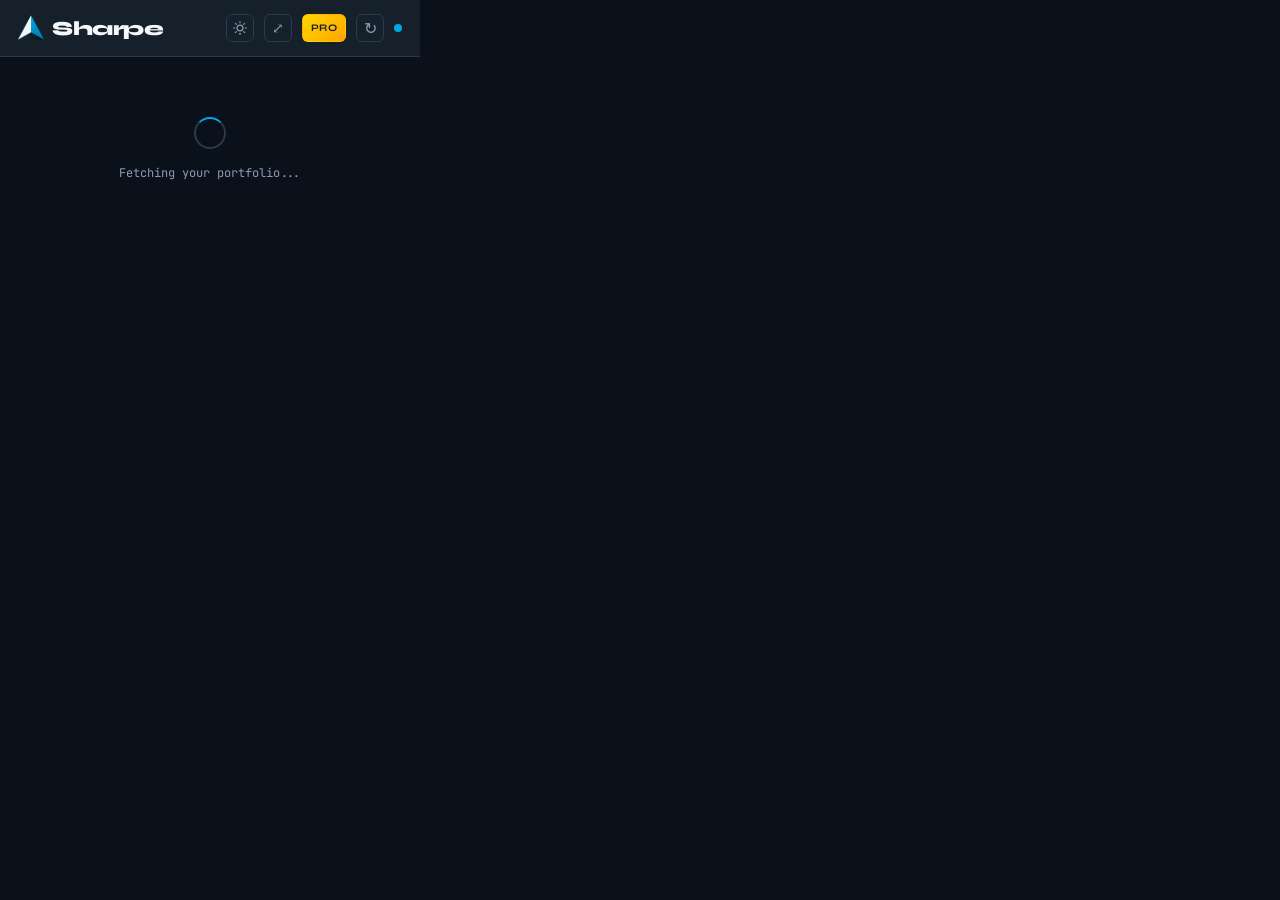
<file: popup.html>
<!DOCTYPE html>
<html lang="en">
<head>
  <meta charset="UTF-8">
  <title>Sharpe</title>
  <script src="chart.min.js"></script>
  <link rel="stylesheet" href="popup.css">
  <script src="theme-init.js"></script>
</head>
<body>
  <div class="app">
    <header class="header">
      <div class="logo">
        <img src="icons/icon48.png" class="logo-img" alt="Sharpe">
        <span class="logo-text">Sharpe</span>
      </div>
      <div class="header-right">
        <button class="btn-icon" id="btnTheme" title="Toggle light/dark mode">
          <svg id="themeIcon" width="14" height="14" viewBox="0 0 24 24" fill="none" stroke="currentColor" stroke-width="2" stroke-linecap="round" stroke-linejoin="round">
            <circle cx="12" cy="12" r="5"/><line x1="12" y1="1" x2="12" y2="3"/><line x1="12" y1="21" x2="12" y2="23"/><line x1="4.22" y1="4.22" x2="5.64" y2="5.64"/><line x1="18.36" y1="18.36" x2="19.78" y2="19.78"/><line x1="1" y1="12" x2="3" y2="12"/><line x1="21" y1="12" x2="23" y2="12"/><line x1="4.22" y1="19.78" x2="5.64" y2="18.36"/><line x1="18.36" y1="5.64" x2="19.78" y2="4.22"/>
          </svg>
        </button>
        <button class="btn-icon" id="btnFullPage" title="Open full dashboard">⤢</button>
        <button class="btn-pro btn-pro--compact" id="btnPro" title="Sharpe PRO">PRO</button>
        <button class="btn-refresh" id="btnRefresh" title="Refresh">
          <span class="refresh-icon">↻</span>
        </button>
        <div class="status-dot" id="statusDot"></div>
      </div>
    </header>

    <div class="loading-screen" id="loadingScreen">
      <div class="loading-spinner"></div>
      <p class="loading-text">Fetching your portfolio...</p>
    </div>

    <div class="no-session" id="noSession" style="display:none">
      <div class="no-session-icon">⚡</div>
      <h2>Not connected</h2>
      <p>Open DEGIRO and navigate to your Portfolio tab, then click refresh.</p>
      <a href="https://trader.degiro.nl/trader/#/portfolio" target="_blank" class="btn-primary">Open DEGIRO Portfolio &rarr;</a>
    </div>

    <div class="dashboard" id="dashboard" style="display:none">
      <!-- Warning shown when DEGIRO is open but not on portfolio tab -->
      <div id="portfolioWarning" style="display:none" class="portfolio-warning">
        ⚠ For live data, open your <a href="https://trader.degiro.nl/trader/#/portfolio" target="_blank">DEGIRO Portfolio tab</a> then refresh.
      </div>
      <nav class="tabs">
        <button class="tab active" data-tab="overview">Overview</button>
        <button class="tab" data-tab="positions">Positions</button>
        <button class="tab" data-tab="allocation">Allocation</button>
        <button class="tab" data-tab="insights">Insights</button>
      </nav>

      <!-- OVERVIEW TAB -->
      <div class="tab-content active" id="tab-overview">
        <div class="summary-grid">
          <div class="summary-card">
            <div class="summary-label">Total Value</div>
            <div class="summary-value" id="totalValue">&#8212;</div>
          </div>
          <div class="summary-card summary-card--clickable" id="cardTotalPL" title="Click to open EUR chart">
            <div class="summary-label">Total P&amp;L</div>
            <div class="summary-value" id="totalPL">&#8212;</div>
          </div>
          <div class="summary-card summary-card--clickable" id="cardTWR" title="Click to open TWR chart">
            <div class="summary-label">All-time TWR</div>
            <div class="summary-value" id="totalPLPct">&#8212;</div>
          </div>
        </div>
        <div class="chart-section">
          <div class="chart-header">
            <div class="chart-title">Performance <span class="twr-badge" id="twrBadge"></span></div>
            <div class="period-toggle" id="periodToggle">
              <button class="period-btn" data-period="6M">6M</button>
              <button class="period-btn active" data-period="1Y">1Y</button>
              <button class="period-btn" data-period="3Y">3Y</button>
            </div>
          </div>
          <div class="chart-wrap chart-wrap--perf"><canvas id="perfChartPopup"></canvas></div>
        </div>
      </div>

      <!-- POSITIONS TAB -->
      <div class="tab-content" id="tab-positions">
        <div class="pos-tab-toggle-wrap">
          <div class="alloc-toggle" id="posTabToggle">
            <button class="toggle-btn active" data-postab="open">Open</button>
            <button class="toggle-btn" data-postab="closed">Closed</button>
          </div>
        </div>
        <div id="positionsListOpen" class="positions-list"></div>
        <div id="positionsListClosed" class="positions-list" style="display:none"></div>
      </div>

      <!-- ALLOCATION TAB -->
      <div class="tab-content" id="tab-allocation">
        <div class="alloc-toggle-wrap">
          <div class="alloc-toggle" id="allocToggle">
            <button class="toggle-btn active" data-alloc="holdings">Holdings</button>
            <button class="toggle-btn" data-alloc="currency">Currency</button>
            <button class="toggle-btn" data-alloc="geo">Geography</button>
            <button class="toggle-btn" data-alloc="asset">Asset Class</button>
          </div>
        </div>
        <div class="chart-wrap"><canvas id="allocationChart"></canvas></div>
      </div>

      <!-- MORE INSIGHTS TAB -->
      <div class="tab-content" id="tab-insights">
        <div class="insights-grid" id="insightsGrid"></div>
      </div>
    </div>
  </div>
  <script src="utils.js"></script>
  <script src="pro.js"></script>
  <script src="popup.js"></script>
</body>
</html>
</file>
<file: dashboard.css>
/* Local fonts — no external requests */
@font-face { font-family: 'Syne'; font-style: normal; font-weight: 400; src: url('../fonts/syne-latin-400-normal.woff2') format('woff2'); }
@font-face { font-family: 'Syne'; font-style: normal; font-weight: 600; src: url('../fonts/syne-latin-600-normal.woff2') format('woff2'); }
@font-face { font-family: 'Syne'; font-style: normal; font-weight: 700; src: url('../fonts/syne-latin-700-normal.woff2') format('woff2'); }
@font-face { font-family: 'Syne'; font-style: normal; font-weight: 800; src: url('../fonts/syne-latin-800-normal.woff2') format('woff2'); }
@font-face { font-family: 'JetBrains Mono'; font-style: normal; font-weight: 300; src: url('../fonts/jetbrains-mono-latin-300-normal.woff2') format('woff2'); }
@font-face { font-family: 'JetBrains Mono'; font-style: normal; font-weight: 400; src: url('../fonts/jetbrains-mono-latin-400-normal.woff2') format('woff2'); }
@font-face { font-family: 'JetBrains Mono'; font-style: normal; font-weight: 500; src: url('../fonts/jetbrains-mono-latin-500-normal.woff2') format('woff2'); }

:root {
  /* Ground + text */
  --bg: #080D13; --bg2: #111820; --bg3: #1A2230; --border: #232E3C;
  --text: #E8ECF1; --muted: #7A8BA0; --dim: #2E3B4A;
  /* Interaction: exactly one accent. P&L semantics: exactly one pair.
     One warning hue. Gold is reserved for PRO and nothing else. */
  --accent: #4EA8DE; --green: #34D399; --red: #F87171; --warn: #F59E0B; --gold: #FFD700;
  /* Benchmark hues are data colours — never used as chrome */
  --bm-sp500: #00A8E1; --bm-eurostoxx: #F5A623; --bm-nasdaq: #A855F7;
  --font-mono: 'JetBrains Mono', monospace; --font-display: 'Syne', sans-serif;
  /* Radius scale — every surface picks one of these, no ad-hoc values */
  --r-xs: 4px; --r-sm: 6px; --r-md: 8px; --r-lg: 10px; --card-radius: 12px; --r-pill: 999px;
}
[data-theme="light"] {
  --bg: #F0EDE6; --bg2: #F7F5F0; --bg3: #E8E4DC; --border: #D1CDC4;
  --text: #111827; --muted: #6B7280; --dim: #D1CDC4;
  --accent: #2563EB; --green: #16A34A; --red: #DC2626; --warn: #B45309; --gold: #B7791F;
}
* { margin:0; padding:0; box-sizing:border-box; }
html, body { width:100%; min-height:100vh; }
body { background:var(--bg); color:var(--text); font-family:var(--font-mono); font-size:13px; line-height:1.5; }

/* ── Accent top-line ───────────────────────────────────────────────────────── */
body::before { content:''; display:block; height:2px; background:var(--accent); opacity:0.7; position:fixed; top:0; left:0; right:0; z-index:100; }


/* ── Control language ───────────────────────────────────────────────────────
   Four idioms, and only four. Every control on every card is one of these:
     .btn            secondary action   (+ .btn--sm, .btn--icon, .btn--inherit)
     .seg / .seg-btn segmented group    — mutually exclusive modes
     .select         native <select>    (+ .select--lg)
     .btn--primary   the one commit action on a card
   Legacy class names are aliased onto these recipes rather than restyled
   per card, so markup keeps working and the palette of parts stays fixed. */
.btn,
.btn-refresh, .btn-icon, .btn-export, .bm-dropdown-btn, .btn-insight-toggle,
.grade-retake, .tax-download-btn, .stress-card-collapse, .banner-action-btn,
.today-cal-nav {
  display:inline-flex; align-items:center; justify-content:center; gap:6px;
  background:none; border:1px solid var(--border); border-radius:var(--r-sm);
  color:var(--muted); font-family:var(--font-mono); font-size:11px; font-weight:400;
  line-height:1.4; padding:5px 12px; white-space:nowrap; cursor:pointer;
  transition:border-color 0.15s, color 0.15s, background 0.15s;
}
.btn:hover,
.btn-refresh:hover, .btn-icon:hover, .btn-export:hover, .bm-dropdown-btn:hover,
.btn-insight-toggle:hover, .grade-retake:hover, .tax-download-btn:hover,
.stress-card-collapse:hover, .today-cal-nav:hover {
  border-color:var(--accent); color:var(--accent);
}
.btn:focus-visible, .btn-icon:focus-visible, .btn-refresh:focus-visible,
.seg-btn:focus-visible, .toggle-btn:focus-visible, .select:focus-visible {
  outline:2px solid var(--accent); outline-offset:1px;
}
.btn.active, .btn-insight-toggle.active {
  border-color:var(--accent); color:var(--accent);
  background:color-mix(in srgb, var(--accent) 10%, transparent);
}
.btn:disabled, .btn-icon:disabled, .today-cal-nav:disabled { opacity:0.5; cursor:not-allowed; }
/* Size + shape modifiers — the only permitted deviations */
.btn--sm, .btn-export, .bm-dropdown-btn, .stress-card-collapse, .banner-action-btn {
  font-size:10px; padding:4px 9px;
}
.btn--icon, .btn-icon, .btn-export, .btn-insight-toggle, .today-cal-nav { padding:5px 7px; gap:0; }
.btn--inherit, .banner-action-btn { border-color:currentColor; color:inherit; }
.btn--inherit:hover, .banner-action-btn:hover { border-color:currentColor; color:inherit; opacity:0.75; }

/* Segmented group — one recipe for every mode switch in the app */
.seg, .alloc-toggle { display:inline-flex; gap:2px; background:var(--bg3); border-radius:var(--r-sm); padding:2px; }
.seg-btn, .toggle-btn {
  display:inline-flex; align-items:center; justify-content:center;
  background:none; border:none; border-radius:var(--r-xs);
  color:var(--muted); font-family:var(--font-mono); font-size:10px; line-height:1;
  height:24px; padding:0 10px; white-space:nowrap; cursor:pointer;
  transition:background 0.15s, color 0.15s;
}
.seg-btn:hover, .toggle-btn:hover { color:var(--text); }
.seg-btn.active, .toggle-btn.active { background:var(--bg2); color:var(--text); font-weight:500; }

/* One select recipe (.select--lg is the form-field size used on the Tax tab) */
.select, .period-select, .tax-select {
  background:var(--bg3); border:1px solid var(--border); border-radius:var(--r-sm);
  color:var(--text); font-family:var(--font-mono); font-size:11px;
  padding:5px 10px; cursor:pointer; transition:border-color 0.15s, box-shadow 0.15s;
}
.select:hover, .period-select:hover, .tax-select:hover { border-color:var(--accent); }
.select:focus, .period-select:focus, .tax-select:focus {
  outline:none; border-color:var(--accent);
  box-shadow:0 0 0 2px color-mix(in srgb, var(--accent) 18%, transparent);
}
.select--lg, .tax-select {
  font-size:12px; padding:8px 28px 8px 12px; min-width:180px;
  appearance:none; -webkit-appearance:none;
}

/* One primary. Solid accent, never a gradient. */
.btn--primary, .grade-submit-btn, .tax-generate-btn {
  display:inline-flex; align-items:center; justify-content:center;
  background:var(--accent); color:var(--bg); border:none; border-radius:var(--r-sm);
  font-family:var(--font-display); font-weight:700; font-size:13px;
  padding:10px 24px; cursor:pointer; letter-spacing:0.02em; transition:filter 0.15s;
}
.btn--primary:hover, .grade-submit-btn:hover, .tax-generate-btn:hover { filter:brightness(1.12); }
.btn--primary:disabled, .tax-generate-btn:disabled { opacity:0.5; cursor:not-allowed; filter:none; }

.header { display:flex; flex-direction:column; border-bottom:1px solid var(--border); background:var(--bg2); position:sticky; top:2px; z-index:10; }
.header-row { display:flex; align-items:center; justify-content:space-between; padding:14px 32px; }

/* ── Tab bar ────────────────────────────────────────────────────────────────── */
.tab-bar { display:flex; gap:0; padding:0 32px; }
.tab-btn { background:none; border:none; border-bottom:2px solid transparent; color:var(--muted); font-family:var(--font-mono); font-size:11px; padding:8px 16px 10px; cursor:pointer; transition:all 0.15s; letter-spacing:0.04em; }
.tab-btn:hover { color:var(--text); }
.tab-btn.active { color:var(--text); font-weight:500; border-bottom-color:var(--accent); }

/* ── Tab panes ──────────────────────────────────────────────────────────────── */
.tab-pane { display:none; flex-direction:column; gap:20px; }
.tab-pane.active { display:flex; }

/* ── Insight collapsible cards ────────────────────────────────────────────────
   One chevron idiom, whole header row is the target, and a collapsed card is
   never a blank bar — it carries its own headline figure. */
.insight-collapsible .insight-collapsible-body { overflow:hidden; transition:max-height 0.3s ease, opacity 0.2s ease; }
.insight-collapsible.collapsed .insight-collapsible-body { max-height:0 !important; opacity:0; }
.insight-collapsible:not(.collapsed) .insight-collapsible-body { max-height:none; opacity:1; }
.insight-collapsible.collapsed .card-header { margin-bottom:0; }
.insight-head { cursor:pointer; user-select:none; border-radius:var(--r-sm); transition:color 0.15s; }
.insight-head:focus-visible { outline:2px solid var(--accent); outline-offset:4px; }
.insight-summary { flex:1; min-width:0; font-family:var(--font-mono); font-size:11px; color:var(--muted); white-space:nowrap; overflow:hidden; text-overflow:ellipsis; }
.insight-chevron { flex-shrink:0; color:var(--muted); font-size:11px; line-height:1; transition:transform 0.2s, color 0.15s; }
.insight-head:hover .insight-chevron, .insight-head:hover .insight-summary { color:var(--text); }
.insight-collapsible:not(.collapsed) .insight-chevron { transform:rotate(90deg); }
.logo { display:flex; align-items:center; gap:8px; }
.logo-img { width:30px; height:30px; object-fit:contain; display:block; }
.logo-text { font-family:var(--font-display); font-weight:800; font-size:23px; letter-spacing:-0.02em; }
.header-center { display:flex; gap:28px; }
.stat { text-align:center; }
.stat-label { font-size:10px; color:var(--muted); text-transform:uppercase; letter-spacing:0.06em; }
.stat-value { font-family:var(--font-display); font-size:18px; font-weight:700; margin-top:2px; }
.positive { color:var(--green); }
.negative { color:var(--red); }
.header-right { display:flex; align-items:center; gap:12px; }

.perf-controls { display:flex; align-items:center; justify-content:flex-end; gap:8px; flex-wrap:wrap; }
#performanceChart { cursor: crosshair; }
/* Overlays menu — benchmarks + trade markers, on the chart they affect */
.bm-dropdown-wrap { position:relative; }
.bm-dropdown-btn svg { width:8px; height:8px; transition:transform 0.15s; }
.bm-dropdown-wrap.open .bm-dropdown-btn svg { transform:rotate(180deg); }
.bm-dropdown-menu { display:none; position:absolute; top:calc(100% + 4px); right:0; background:var(--bg2); border:1px solid var(--border); border-radius:6px; padding:4px 0; min-width:160px; z-index:20; box-shadow:0 4px 12px rgba(0,0,0,0.4); }
.bm-dropdown-wrap.open .bm-dropdown-menu { display:block; }
.bm-dropdown-item { display:flex; align-items:center; gap:8px; padding:6px 12px; cursor:pointer; transition:background 0.1s; font-size:10px; color:var(--muted); white-space:nowrap; }
.bm-dropdown-item:hover { background:var(--bg3); }
.bm-dropdown-item .bm-check { width:14px; height:14px; border:1px solid var(--border); border-radius:3px; display:flex; align-items:center; justify-content:center; flex-shrink:0; transition:all 0.15s; }
.bm-dropdown-item.active .bm-check { border-color:currentColor; background:currentColor; }
.bm-dropdown-item.active .bm-check::after { content:'✓'; font-size:9px; color:var(--bg); }
.bm-dropdown-item .bm-swatch { width:16px; height:2px; flex-shrink:0; }
.bm-dropdown-sep { height:1px; background:var(--border); margin:4px 0; }
.bm-dropdown-item[data-benchmark="sp500"] { color:var(--bm-sp500); }
.bm-dropdown-item[data-benchmark="eurostoxx"] { color:var(--bm-eurostoxx); }
.bm-dropdown-item[data-benchmark="nasdaq"] { color:var(--bm-nasdaq); }
.btn-refresh { position:relative; padding-right:16px; }

/* Freshness light on the Refresh button: green = fresh, red = stale, pulsing = syncing */
.status-dot { width:6px; height:6px; border-radius:50%; background:var(--dim); position:absolute; top:5px; right:5px; transition:background 0.3s, box-shadow 0.3s; }
.status-dot.fresh { background:var(--green); box-shadow:0 0 4px var(--green); }
.status-dot.stale { background:var(--red); box-shadow:0 0 4px var(--red); }
.status-dot.loading { background:var(--accent); animation:pulse 1s ease-in-out infinite; }
@keyframes pulse { 0%,100%{opacity:1} 50%{opacity:0.3} }

/* ── Skeleton shimmer for late-loading widgets ────────────────────────────── */
.skeleton { position:relative; overflow:hidden; background:var(--bg3); border-radius:8px; min-height:80px; }
.skeleton > * { visibility:hidden; }
@media (prefers-reduced-motion: no-preference) {
  .skeleton::after { content:''; position:absolute; inset:0; background:linear-gradient(90deg, transparent, color-mix(in srgb, var(--text) 6%, transparent), transparent); animation:shimmer 1.4s infinite; }
  @keyframes shimmer { from { transform:translateX(-100%); } to { transform:translateX(100%); } }
}
@keyframes spin { from{transform:rotate(0deg)} to{transform:rotate(360deg)} }

.loading-screen { display:flex; flex-direction:column; align-items:center; justify-content:center; min-height:60vh; gap:16px; }
.loading-spinner { width:40px; height:40px; border:2px solid var(--border); border-top-color:var(--accent); border-radius:50%; animation:spin 0.8s linear infinite; }

.main { padding:24px 28px; display:flex; flex-direction:column; gap:20px; }

.grid-top { display:grid; grid-template-columns:2fr 1fr; gap:20px; }
.card { background:var(--bg2); border:none; border-radius:12px; padding:24px; }
.card-header { margin-bottom:20px; display:flex; align-items:center; justify-content:space-between; gap:12px; }
.card-title { font-family:var(--font-display); font-size:14px; font-weight:700; }
.card-subtitle { font-size:11px; color:var(--muted); flex:1; }
.card-subtitle.positive { color:var(--green); }
.card-subtitle.negative { color:var(--red); }

.chart-wrap { height:340px; position:relative; }

/* ── Allocation card: segmented bar + ranked rows + drill-down ─────────────── */
.alloc-viz { display:flex; flex-direction:column; gap:14px; }
.alloc-stackbar { display:flex; height:14px; border-radius:7px; overflow:hidden; gap:2px; background:var(--bg3); }
.alloc-seg { display:block; height:100%; min-width:3px; transition:width 0.3s ease; }
.alloc-rows { display:flex; flex-direction:column; gap:7px; max-height:300px; overflow-y:auto; }
.alloc-row { display:grid; grid-template-columns:8px 1fr 80px 44px 10px; align-items:center; gap:10px; font-size:11px; }
.alloc-row-name { color:var(--text); white-space:nowrap; overflow:hidden; text-overflow:ellipsis; }
.alloc-row-bar-wrap { height:5px; background:var(--bg3); border-radius:3px; overflow:hidden; }
.alloc-row-bar { display:block; height:100%; border-radius:3px; }
.alloc-row-pct { color:var(--muted); text-align:right; font-family:var(--font-mono); }
.alloc-row-chev { color:var(--dim); text-align:right; }
.alloc-row--drillable { cursor:pointer; }
.alloc-row--drillable:hover .alloc-row-name { color:var(--accent); }
.alloc-row--drillable:hover .alloc-row-chev { color:var(--accent); }
.alloc-drill-head { display:flex; align-items:center; gap:10px; }
.alloc-drill-title { font-family:var(--font-display); font-weight:700; font-size:12px; }
.alloc-callout { border-left:2px solid var(--accent); padding:8px 12px; font-size:11px; color:var(--muted); cursor:pointer; background:color-mix(in srgb, var(--accent) 6%, transparent); border-radius:0 6px 6px 0; transition:color 0.15s; }
.alloc-callout:hover { color:var(--text); }
/* Performance metrics: one quiet line under the chart instead of five cards
   behind a lightbulb toggle, with a single info popover instead of four */
.perf-footline { display:flex; align-items:center; gap:8px; flex-wrap:wrap; font-family:var(--font-mono); font-size:11px; color:var(--muted); border-top:1px solid var(--border); margin-top:14px; padding-top:12px; }
.pf-item { white-space:nowrap; }
.pf-item b { color:var(--text); font-weight:600; }
.pf-item b.positive { color:var(--green); }
.pf-item b.negative { color:var(--red); }
.pf-sep { color:var(--dim); }
.pf-note { font-style:italic; opacity:0.75; }
/* Each figure explains itself on hover */
.pf-item[data-tip] { cursor:help; transition:color 0.15s; }
.pf-item[data-tip]:hover { color:var(--text); }
/* Reset-zoom lives inside the plot, and only while a zoom is active */
.chart-reset { position:absolute; top:6px; right:8px; z-index:4; background:color-mix(in srgb, var(--bg2) 88%, transparent); }
.legend-dot { width:8px; height:8px; border-radius:50%; flex-shrink:0; }
.positions-table { width:100%; border-collapse:collapse; font-size:12px; }
.positions-table th { text-align:left; color:var(--muted); font-size:10px; text-transform:uppercase; letter-spacing:0.06em; padding:8px 12px; border-bottom:1px solid var(--border); }
.positions-table td { padding:10px 12px; border-bottom:1px solid var(--bg3); }
.positions-table tr:last-child td { border-bottom:none; }
.positions-table tr:hover td { background:var(--bg3); }
.td-name { font-family:var(--font-display); font-weight:600; }
.td-currency { color:var(--muted); }
.td-value { font-weight:600; }
.td-vol { font-size: 11px; letter-spacing: 0.02em; color: var(--muted); }

/* ── Positions table 2.0 ────────────────────────────────────────────────────── */
.pos-filter { background:var(--bg3); border:1px solid var(--border); color:var(--text); font-family:var(--font-mono); font-size:11px; padding:5px 10px; border-radius:6px; width:200px; margin-left:auto; }
.pos-filter::placeholder { color:var(--muted); }
.pos-filter:focus { outline:none; border-color:var(--accent); }
.pos-chip { width:26px; height:26px; border-radius:7px; display:inline-flex; align-items:center; justify-content:center; font-family:var(--font-display); font-weight:700; font-size:10px; letter-spacing:0.02em; margin-right:10px; flex-shrink:0; }
#positionsBody .td-name { display:flex; align-items:center; }
.pos-name-wrap { min-width:0; display:inline-block; }
.pos-name { display:block; white-space:nowrap; overflow:hidden; text-overflow:ellipsis; }
.pos-sub { display:block; font-size:10px; font-weight:400; color:var(--muted); font-family:var(--font-mono); margin-top:1px; white-space:nowrap; overflow:hidden; text-overflow:ellipsis; }
.td-weight { white-space:nowrap; }
.weight-pct { display:block; font-size:12px; }
.weight-bar-wrap { display:block; width:56px; height:4px; background:var(--bg3); border-radius:2px; margin-top:3px; overflow:hidden; }
.weight-bar { display:block; height:100%; border-radius:2px; background:var(--accent); }
.td-spark .pos-spark { display:block; }
.spark-none { color:var(--dim); }
.pl-pill { display:inline-block; padding:2px 8px; border-radius:999px; font-weight:600; font-size:11px; }
.pl-pill.positive { color:var(--green); background:color-mix(in srgb, var(--green) 12%, transparent); }
.pl-pill.negative { color:var(--red); background:color-mix(in srgb, var(--red) 12%, transparent); }

/* Expanded row + in-place detail row */
tr.pos-row--expanded td { background:var(--bg3); }
tr.pos-row--expanded td:first-child { box-shadow:inset 3px 0 0 var(--accent); }
.pos-detail-row > td { padding:0; }
/* Detail rows are not hoverable rows — beat .positions-table tr:hover td */
.positions-table tr.pos-detail-row td, .positions-table tr.pos-detail-row:hover td { background:transparent; cursor:default; }
.pos-detail { position:relative; padding:18px 20px; background:var(--bg2); border-bottom:1px solid var(--border); }
/* Dismiss control, pinned top-right of the expanded row */
.pos-detail-close { position:absolute; top:10px; right:12px; z-index:2; width:24px; height:24px; display:flex; align-items:center; justify-content:center; background:none; border:none; border-radius:5px; color:var(--muted); font-size:18px; line-height:1; cursor:pointer; transition:color 0.15s, background 0.15s; }
.pos-detail-close:hover { color:var(--text); background:var(--bg3); }
.pos-detail-close:focus-visible { outline:2px solid var(--accent); outline-offset:1px; }
/* Keep the stat grid clear of the close button */
.pos-detail-grid { display:grid; grid-template-columns:repeat(auto-fit, minmax(130px, 1fr)); gap:14px; margin-bottom:14px; padding-right:28px; }
.pos-detail-label { font-size:9px; text-transform:uppercase; letter-spacing:0.08em; color:var(--muted); margin-bottom:4px; }
.pos-detail-value { font-family:var(--font-display); font-size:16px; font-weight:700; }
.pos-detail-actions { display:flex; gap:8px; margin-bottom:12px; }
.pos-detail-chart { height:220px; position:relative; margin-top:8px; }

/* CSV export button */
.btn-export { flex-shrink: 0; margin-left: auto; opacity: 0.8; }
.btn-export:hover { opacity: 1; }
.btn-export svg { display: block; }
.btn-export--locked { opacity: 0.45; }
.btn-export--locked:hover { opacity: 1; color: var(--gold); border-color: var(--gold); }

::-webkit-scrollbar { width:4px; } ::-webkit-scrollbar-track { background:var(--bg); } ::-webkit-scrollbar-thumb { background:var(--border); border-radius:2px; }


/* Movers, as chips on the card they link into */
.movers-chips { display:flex; align-items:center; gap:6px; flex-wrap:wrap; min-width:0; margin:-6px 0 14px; }
.movers-chips:empty { display:none; }
.movers-chips-label { font-size:9px; text-transform:uppercase; letter-spacing:0.07em; color:var(--muted); flex-shrink:0; }
.mover-chip { display:inline-flex; align-items:center; gap:5px; background:var(--bg3); border:none; border-radius:var(--r-pill); padding:3px 10px; font-family:var(--font-mono); font-size:10px; color:var(--muted); cursor:pointer; white-space:nowrap; transition:background 0.15s, color 0.15s; }
.mover-chip:hover { background:var(--border); color:var(--text); }
.mover-chip b { font-weight:600; }

.progress-bar-wrap { width:260px; height:4px; background:var(--border); border-radius:2px; margin:12px auto 6px; overflow:hidden; }
.progress-bar { height:100%; width:0%; background:var(--accent); border-radius:2px; transition:width 0.3s ease; }
.progress-label { font-size:11px; color:var(--muted); font-family:var(--font-mono); margin:0; text-align:center; }

.stat[data-chartmode]:hover { background: color-mix(in srgb, var(--bg3) 40%, transparent); border-radius: 6px; }
.stat[data-chartmode]:hover .stat-label::after { content: ' ↗'; opacity: 0.5; }
#statPositions:hover { background: color-mix(in srgb, var(--bg3) 40%, transparent); border-radius: 6px; }
#statPositions:hover .stat-label::after { content: ' ↻'; opacity: 0.5; }


/* Intraday P&L timeline, nested inside the Daily Stats card */
.today-spark-section { border-top: 1px solid var(--border); margin-top: 16px; padding-top: 12px; }
.today-spark-title { font-family: var(--font-mono); font-size: 10px; text-transform: uppercase; letter-spacing: 0.07em; color: var(--muted); margin-bottom: 6px; }

/* Secondary line under a header stat (cash %, daily %) — always visible */
.stat-sub { font-family: var(--font-mono); font-size: 10px; color: var(--muted); margin-top: 2px; letter-spacing: 0.02em; }
.stat-sub.positive { color: var(--green); opacity: 0.85; }
.stat-sub.negative { color: var(--red); opacity: 0.85; }

/* Sortable positions table headers */
#positionsTable thead th,
#watchlistTable thead th { cursor: pointer; user-select: none; white-space: nowrap; }
#positionsTable thead th:hover,
#watchlistTable thead th:hover { color: var(--text); }
#positionsTable thead th.sort-active,
#watchlistTable thead th.sort-active { color: var(--accent); }

/* Privacy mode — eye button + sensitive value masking */
.btn-icon.active { border-color: var(--muted); color: var(--muted); opacity: 0.5; }
.btn-icon.active svg { opacity: 0.5; }

/* Sensitive values: blurred by default in privacy mode, revealed on hover of their parent */
body.privacy-mode .sensitive {
  filter: blur(6px);
  user-select: none;
  transition: filter 0.2s;
}
body.privacy-mode .stat:hover .sensitive,
body.privacy-mode tr:hover .sensitive {
  filter: blur(0);
}

/* TWR stat — tooltip handled via JS floating div to escape sticky stacking context */
.stat--twr { position: relative; cursor: default; }
.perf-chart-wrap { position: relative; }

/* ── More Info / Portfolio Insights card ──────────────────────── */
/* Lives inside the Pulse card now — the card supplies the padding */
.more-info-content { padding: 0; }
.more-info-grid {
  display: grid;
  grid-template-columns: repeat(auto-fit, minmax(200px, 1fr));
  gap: 12px;
}
.more-info-stat {
  background: var(--bg3);
  border: none;
  border-radius: 10px;
  padding: 14px 16px;
}
.more-info-stat-label {
  font-size: 10px;
  text-transform: uppercase;
  letter-spacing: 0.08em;
  color: var(--muted);
  margin-bottom: 8px;
}
.more-info-stat-value {
  font-family: var(--font-display);
  font-size: 20px;
  font-weight: 700;
}
.more-info-stat-sub {
  font-size: 10px;
  color: var(--muted);
  margin-top: 4px;
}
.more-info-note {
  font-size: 10px;
  color: var(--muted);
  margin-top: 14px;
  line-height: 1.6;
  opacity: 0.7;
}

/* ── More info stat custom tooltip ────────────────────────────── */
.more-info-stat--tip {
  position: relative;
  cursor: default;
}

/* ── Clickable insight stats with chart expand ──────────────────── */
.more-info-stat--clickable { cursor: pointer; transition: border-color 0.2s, background 0.2s; }
.more-info-stat--clickable:hover { border-color: var(--accent); }
.more-info-stat--clickable .more-info-stat-label::after { content: ' ▸'; font-size: 9px; opacity: 0.5; }
.more-info-stat--active { border-color: var(--accent); background: color-mix(in srgb, var(--accent) 6%, transparent); }
.more-info-stat--active .more-info-stat-label::after { content: ' ▾'; font-size: 9px; opacity: 0.8; }

.more-info-chart-wrap { height: 220px; padding: 12px 0 4px; }

/* ── Footer ─────────────────────────────────────────────────────── */
.dashboard-footer {
  text-align: center;
  padding: 12px 28px;
  color: var(--dim);
  font-size: 10px;
  border-top: none;
  margin-top: 0;
  height: 40px;
  display: flex;
  align-items: center;
  justify-content: center;
  gap: 16px;
}
.footer-link {
  color: var(--muted);
  text-decoration: underline;
  text-underline-offset: 2px;
  transition: color 0.15s;
}
.footer-link:hover { color: var(--text); }

.portfolio-warning { display:flex; align-items:center; gap:12px; background: color-mix(in srgb, var(--warn) 12%, var(--bg2)); border: 1px solid color-mix(in srgb, var(--warn) 45%, transparent); border-radius: var(--r-md); color: var(--warn); font-size: 11px; padding: 8px 16px; line-height: 1.5; margin-bottom: 4px; }
.banner-action-btn { margin-left:auto; flex-shrink:0; }

/* ── Portfolio Pulse ─────────────────────────────────────────────── */
.pulse-list { display:flex; flex-direction:column; gap:10px; margin-top:16px; }
.pulse-row { display:flex; align-items:flex-start; gap:12px; background:var(--bg3); border-radius:8px; padding:12px 14px; }
.pulse-stripe { width:3px; align-self:stretch; border-radius:2px; flex-shrink:0; background:var(--border); }
.pulse-row--warn .pulse-stripe { background:var(--warn); }
.pulse-row--info .pulse-stripe { background:var(--accent); }
.pulse-row--good .pulse-stripe { background:var(--green); }
.pulse-text { flex:1; min-width:0; }
.pulse-title { font-family:var(--font-display); font-weight:700; font-size:13px; }
.pulse-body { color:var(--muted); font-size:11px; line-height:1.55; margin-top:2px; }
.pulse-action { background:none; border:none; color:var(--accent); font-family:var(--font-mono); font-size:11px; cursor:pointer; padding:0; margin-left:auto; white-space:nowrap; align-self:center; flex-shrink:0; }
.pulse-action:hover { text-decoration:underline; }

/* ── Dividends tab ──────────────────────────────────────────────── */
.div-next-estimate { border-top:1px solid var(--border); margin-top:14px; padding-top:12px; }
.div-next-head { font-size:10px; color:var(--muted); text-transform:uppercase; letter-spacing:0.06em; margin-bottom:8px; opacity:0.8; }
.div-next-row { display:flex; align-items:baseline; gap:10px; padding:5px 0; font-size:11px; border-bottom:1px solid var(--bg3); }
.div-next-row:last-child { border-bottom:none; }
.div-next-name { font-family:var(--font-display); font-weight:600; color:var(--text); flex:1; white-space:nowrap; overflow:hidden; text-overflow:ellipsis; }
.div-next-date { color:var(--muted); white-space:nowrap; font-family:var(--font-mono); }
.div-next-amt { font-weight:600; color:var(--green); white-space:nowrap; font-family:var(--font-mono); }

/* ── Correlation Matrix ─────────────────────────────────────────── */
.correlation-wrap { overflow-x: auto; padding: 8px 0 16px; }
/* Table stretches to fill the card; fixed layout so all N data columns share equal width */
.correlation-table { border-collapse: collapse; font-size: 10px; font-family: var(--font-mono); width: 100%; table-layout: fixed; }
/* Base header styles */
.correlation-table th { color: var(--muted); font-weight: 500; font-size: 9px; letter-spacing: 0.04em; padding: 0; }
/* Column header cells: -45° diagonal text — standard heatmap pattern, far more legible than vertical */
.correlation-table th.col-header-cell { padding: 0 2px; vertical-align: bottom; overflow: visible; }
.correlation-table .col-label-outer { position: relative; height: 110px; }
.correlation-table .col-label-text { position: absolute; bottom: 8px; left: 50%; transform: rotate(-45deg); transform-origin: 0% 100%; white-space: nowrap; font-size: 10px; font-weight: 600; color: var(--muted); letter-spacing: 0.02em; }
/* Row-label column: fixed width so data columns get all the remaining space */
.correlation-table th.row-label { text-align: right; vertical-align: middle; padding-right: 10px; width: 120px; min-width: 80px; white-space: nowrap; overflow: hidden; text-overflow: ellipsis; font-size: 10px; font-weight: 600; color: var(--muted); }
/* Data cells expand to fill their column */
.correlation-table td { height: 38px; text-align: center; font-size: 10px; font-weight: 600; border: 1px solid rgba(0,0,0,0.18); cursor: default; transition: opacity 0.15s; position: relative; }
.correlation-table td:hover { opacity: 0.82; outline: 2px solid var(--text); outline-offset: -2px; z-index: 1; }
.correlation-table td.corr-diag { opacity: 0.5; }
.floating-tip { position: fixed; z-index: 9999; display: none; max-width: 280px; padding: 10px 14px; background: var(--bg3); border: 1px solid var(--border); border-radius: 8px; white-space: normal; text-align: left; text-transform: none; letter-spacing: 0; font-family: var(--font-mono); font-size: 11px; font-weight: 400; line-height: 1.6; color: var(--muted); pointer-events: none; box-shadow: 0 6px 24px #00000088; }
[data-theme="light"] .floating-tip { box-shadow: 0 6px 24px rgba(0,0,0,0.18); }

.corr-tooltip { position: fixed; background: var(--bg3); border: 1px solid var(--border); border-radius: 6px; padding: 7px 10px; font-size: 11px; font-family: var(--font-mono); color: var(--text); pointer-events: none; z-index: 1000; white-space: nowrap; box-shadow: 0 4px 16px rgba(0,0,0,0.5); display: none; line-height: 1.6; }
/* Info tooltip for the title — wraps prose, wider than cell tooltips */
.corr-tooltip.corr-tooltip--info { white-space: normal; max-width: 300px; }
/* Make the card title the hover target; padding enlarges the hit area */
#corrInfoIcon { cursor: default; padding: 4px 6px; margin: -4px -6px; border-radius: 4px; transition: color 0.15s; }
#corrInfoIcon:hover { color: var(--text); }
/* WAC + PCA stat boxes: stretch so both match height */
.corr-stats-grid { display: grid; grid-template-columns: 1fr 1fr; gap: 12px; margin-top: 14px; align-items: stretch; }
/* Pair extremes rows inside WAC box: icon · value · names */
.corr-extreme-row { display: flex; align-items: baseline; gap: 8px; margin-top: 7px; font-family: var(--font-mono); }
.corr-extreme-icon { flex: 0 0 auto; font-size: 13px; color: var(--muted); opacity: 0.7; }
.corr-extreme-rho { flex: 0 0 auto; font-size: 16px; font-weight: 700; font-family: var(--font-display); }
.corr-extreme-names { flex: 1 1 0; font-size: 12px; color: var(--muted); white-space: nowrap; overflow: hidden; text-overflow: ellipsis; }
@media (max-width: 600px) { .corr-stats-grid { grid-template-columns: 1fr; } }
/* PCA loading bars */
.pca-loadings-header { font-size: 9px; color: var(--muted); text-transform: uppercase; letter-spacing: 0.06em; margin-top: 10px; margin-bottom: 4px; opacity: 0.7; }
/* Grid: name col = widest name across all rows (max-content), bar fills rest, value fixed */
.pca-loadings { display: grid; grid-template-columns: max-content 1fr 36px; column-gap: 8px; row-gap: 5px; align-items: center; }
/* display:contents makes children direct grid items — every bar snaps to the same column */
.pca-loading-row { display: contents; }
.pca-loading-name { white-space: nowrap; font-size: 10px; font-family: var(--font-mono); color: var(--muted); }
.pca-loading-bar-outer { height: 6px; background: var(--border); border-radius: 3px; overflow: hidden; }
.pca-loading-bar-inner { display: block; height: 100%; background: var(--muted); border-radius: 3px; }
.pca-loading-val { text-align: right; font-size: 9px; font-family: var(--font-mono); color: var(--muted); }

/* ── Portfolio Grade / Rate My Portfolio ───────────── */
.grade-survey { padding: 16px 20px 20px; }
.grade-survey-intro { font-size: 12px; color: var(--muted); line-height: 1.6; margin-bottom: 20px; }
.grade-sliders { display: flex; flex-direction: column; gap: 20px; }

.grade-slider-row { background: var(--bg3); border: none; border-radius: 10px; padding: 14px 18px 12px; }
.grade-slider-header { display: flex; justify-content: space-between; align-items: center; margin-bottom: 4px; }
.grade-slider-label { font-family: var(--font-display); font-size: 13px; font-weight: 600; color: var(--text); }
.grade-slider-value { font-family: var(--font-display); font-size: 18px; font-weight: 700; color: var(--accent); min-width: 28px; text-align: right; }
.grade-slider-anchors { display: flex; justify-content: space-between; font-size: 10px; color: var(--muted); margin-bottom: 8px; letter-spacing: 0.03em; }
.grade-slider-desc { font-size: 11px; color: var(--muted); margin-top: 6px; min-height: 16px; line-height: 1.5; }

.grade-range { -webkit-appearance: none; appearance: none; width: 100%; height: 6px; background: var(--border); border-radius: 3px; outline: none; cursor: pointer; }
.grade-range::-webkit-slider-thumb { -webkit-appearance: none; appearance: none; width: 18px; height: 18px; border-radius: 50%; background: var(--accent); border: 2px solid var(--bg2); cursor: pointer; transition: transform 0.15s; }
.grade-range::-webkit-slider-thumb:hover { transform: scale(1.2); }
.grade-range::-moz-range-thumb { width: 18px; height: 18px; border-radius: 50%; background: var(--accent); border: 2px solid var(--bg2); cursor: pointer; }
.grade-range::-webkit-slider-runnable-track { height: 6px; border-radius: 3px; }

.grade-submit-btn { display: flex; width: 100%; max-width: 320px; margin: 24px auto 0; }

/* Results */
.grade-results { padding: 20px; }

/* Top row: left narrative + right metrics */
.grade-top-row { display: flex; gap: 24px; margin-bottom: 24px; }
.grade-left-col { flex: 1; min-width: 0; }
.grade-letter-row { display: flex; align-items: flex-start; gap: 20px; margin-bottom: 16px; }
.grade-letter-wrap { flex-shrink: 0; text-align: center; }
.grade-letter { font-family: var(--font-display); font-size: 72px; font-weight: 800; line-height: 1; }
.grade-letter-label { font-size: 10px; color: var(--muted); text-transform: uppercase; letter-spacing: 0.08em; margin-top: 4px; }

.grade-text-col { flex: 1; min-width: 0; display: flex; flex-direction: column; gap: 0; }
.grade-narrative-section { font-size: 12px; color: var(--muted); line-height: 1.7; }
.grade-narrative-section strong { color: var(--text); font-weight: 600; }
.grade-improvements { margin-top: 12px; padding-top: 12px; border-top: 1px solid var(--border); }

/* Right column: key metric boxes — 4 columns × 2 rows */
.grade-metrics-col { flex-shrink: 0; display: grid; grid-template-columns: repeat(4, 1fr); gap: 8px; align-self: flex-start; width: 380px; }
.grade-metric-box { background: var(--bg3); border: none; border-radius: 8px; padding: 10px 8px; text-align: center; }
.grade-metric-value { font-family: var(--font-display); font-size: 16px; font-weight: 700; }
.grade-metric-label { font-size: 9px; text-transform: uppercase; letter-spacing: 0.06em; color: var(--muted); margin-top: 3px; }

/* Sub-grades */
.grade-subs { display: grid; grid-template-columns: repeat(auto-fit, minmax(180px, 1fr)); gap: 10px; margin-bottom: 20px; }
.grade-sub { background: var(--bg3); border: none; border-radius: 8px; padding: 12px 14px; position: relative; }
.grade-sub-name { font-size: 10px; text-transform: uppercase; letter-spacing: 0.06em; color: var(--muted); margin-bottom: 6px; }
.grade-sub-letter { font-family: var(--font-display); font-size: 24px; font-weight: 700; }
.grade-sub-bar { height: 4px; background: var(--border); border-radius: 2px; margin-top: 8px; overflow: hidden; }
.grade-sub-bar-inner { height: 100%; border-radius: 2px; transition: width 0.6s ease; }
.grade-sub-detail { font-size: 10px; color: var(--muted); margin-top: 6px; line-height: 1.5; }

.grade-retake { margin-top: 4px; }
.grade-reveal { text-align: center; padding: 20px 0 16px; }
.grade-teaser { font-size: 12px; color: var(--muted); line-height: 1.6; max-width: 420px; margin: 12px auto 0; }
.grade-gate-wrap { min-height: 200px; overflow: hidden; border-radius: 8px; }

/* Grade color helpers — smooth green → yellow → orange → red */
.grade-a-plus, .grade-a { color: #2ACA69; }
.grade-a-minus { color: #5CD87A; }
.grade-b-plus  { color: #8BE06A; }
.grade-b       { color: #B8E04A; }
.grade-b-minus { color: #D4D63A; }
.grade-c-plus  { color: #E8C832; }
.grade-c       { color: #FFB82E; }
.grade-c-minus { color: #F9972A; }
.grade-d-plus  { color: #F97316; }
.grade-d       { color: #F45D45; }
.grade-d-minus, .grade-f { color: #E05252; }

/* ── Stress Test ───────────────────────────────────── */
/* ── Value at Risk card ── */
.var-card { background: var(--bg3); border: none; border-radius: 8px; padding: 16px 20px; margin: 16px 20px 20px; }
.var-title-row { display: flex; align-items: baseline; gap: 12px; margin-bottom: 14px; }
.var-title { font-family: var(--font-display); font-size: 14px; font-weight: 700; color: var(--text); }
.var-subtitle { font-size: 10px; color: var(--muted); font-family: var(--font-mono); }
.var-controls { display: flex; gap: 20px; flex-wrap: wrap; margin-bottom: 16px; }
.var-toggle-group { display: flex; align-items: center; gap: 6px; }
.var-toggle-label { font-size: 10px; color: var(--muted); font-family: var(--font-mono); text-transform: uppercase; letter-spacing: 0.06em; margin-right: 4px; }
.var-result { display: flex; align-items: baseline; gap: 10px; margin-bottom: 6px; }
.var-result-pct { font-family: var(--font-display); font-size: 26px; font-weight: 800; color: var(--red); letter-spacing: -0.02em; }
.var-result-desc { font-size: 11px; color: var(--muted); line-height: 1.5; }

.stress-results { padding: 16px 20px 20px; }
.stress-heading { font-family: var(--font-display); font-size: 14px; font-weight: 700; color: var(--text); margin-bottom: 16px; }
.stress-section-title { font-size: 10px; text-transform: uppercase; letter-spacing: 0.08em; color: var(--muted); margin-bottom: 12px; font-family: var(--font-mono); }
.stress-section-title:not(:first-child) { margin-top: 24px; }

.stress-grid { display: grid; grid-template-columns: repeat(3, 1fr); gap: 12px; }
@media (max-width: 900px) { .stress-grid { grid-template-columns: 1fr 1fr; } }
@media (max-width: 600px) { .stress-grid { grid-template-columns: 1fr; } }

.stress-card { background: var(--bg3); border: none; border-radius: 10px; overflow: hidden; transition: background 0.2s; cursor: pointer; }
.stress-card:hover { background: var(--bg3); }
.stress-card.expanded { grid-column: 1 / -1; cursor: default; }
.stress-card.expanded:hover { border-color: var(--border); }

.stress-card-header { padding: 14px 16px 12px; }
.stress-card-title { font-family: var(--font-display); font-size: 13px; font-weight: 700; color: var(--text); display: flex; align-items: center; gap: 8px; }
.stress-badge { font-size: 9px; font-family: var(--font-mono); font-weight: 600; padding: 2px 6px; border-radius: 3px; letter-spacing: 0.04em; text-transform: uppercase; }
.stress-badge--historical { background: color-mix(in srgb, var(--accent) 14%, transparent); color: var(--accent); }
.stress-badge--hypothetical { background: color-mix(in srgb, var(--warn) 14%, transparent); color: var(--warn); }
.stress-card-period { font-size: 10px; color: var(--muted); margin-top: 3px; font-family: var(--font-mono); }

.stress-card-impact { padding: 0 16px 14px; display: flex; align-items: baseline; gap: 12px; }
.stress-impact-pct { font-family: var(--font-display); font-size: 28px; font-weight: 800; }
.stress-impact-eur { font-size: 12px; color: var(--muted); font-family: var(--font-mono); }

.stress-card-bar { height: 3px; background: var(--border); }
.stress-card-bar-inner { height: 100%; transition: width 0.6s ease; }

/* Expanded detail view */
.stress-detail { padding: 0 16px 16px; display: none; }
.stress-card.expanded .stress-detail { display: block; }

.stress-detail-section { margin-top: 14px; }
.stress-detail-label { font-size: 9px; text-transform: uppercase; letter-spacing: 0.08em; color: var(--muted); margin-bottom: 8px; font-family: var(--font-mono); }

.stress-positions { display: flex; flex-direction: column; gap: 6px; }
.stress-pos-row { display: flex; align-items: center; gap: 8px; font-size: 11px; font-family: var(--font-mono); }
.stress-pos-name { color: var(--text); white-space: nowrap; overflow: hidden; text-overflow: ellipsis; width: 180px; min-width: 180px; flex-shrink: 0; }
.stress-pos-pct { white-space: nowrap; font-weight: 600; flex-shrink: 0; }
.stress-pos-eur { white-space: nowrap; color: var(--muted); flex-shrink: 0; }
.stress-pos-source { white-space: nowrap; font-size: 9px; text-transform: uppercase; letter-spacing: 0.04em; flex-shrink: 0; }
.stress-pos-source--actual { color: var(--green); }
.stress-pos-source--estimated { color: var(--muted); }
.stress-pos-bar-wrap { width: 80px; height: 4px; background: var(--border); border-radius: 2px; overflow: hidden; flex-shrink: 0; }
.stress-pos-bar { height: 100%; border-radius: 2px; }

.stress-mitigations { display: flex; flex-direction: column; gap: 8px; }
.stress-mitigation { background: var(--bg2); border: 1px solid var(--border); border-radius: 8px; padding: 10px 14px; font-size: 11px; color: var(--muted); line-height: 1.6; }
.stress-mitigation--positive { border-color: color-mix(in srgb, var(--green) 50%, transparent); }
.stress-mitigation--negative { border-color: color-mix(in srgb, var(--red) 50%, transparent); }

.stress-card-collapse { display: none; margin: 0 16px 12px; }
.stress-card.expanded .stress-card-collapse { display: inline-flex; }

/* Impact color scale */
.stress-impact--mild { color: #E8C832; }
.stress-impact--moderate { color: #F97316; }
.stress-impact--severe { color: #F45D45; }
.stress-impact--extreme { color: #E05252; }
.stress-impact--positive { color: #2ACA69; }

/* ── Individual stock chart ─────────────────────── */
.stock-chart-meta { font-size: 12px; color: var(--muted); font-family: var(--font-mono); flex: 1; }
.stock-chart-blur-wrap { filter: blur(2px); pointer-events: none; user-select: none; }
.corr-blur-wrap { filter: blur(2px); pointer-events: none; user-select: none; overflow: hidden; }
.pro-placeholder-box { height: 260px; overflow: hidden; position: relative; }

/* ── Pro button (header) ────────────────────────── */
/* PRO inline badge (next to card titles) */
.pro-badge { display: inline-block; background: color-mix(in srgb, var(--gold) 12%, transparent); border: 1px solid color-mix(in srgb, var(--gold) 45%, transparent); color: var(--gold); font-family: var(--font-display); font-weight: 700; font-size: 9px; padding: 1px 5px; border-radius: var(--r-xs); margin-left: 8px; vertical-align: middle; letter-spacing: 0.06em; }

.btn-pro { background: none; border: 1px solid color-mix(in srgb, var(--gold) 55%, transparent); color: var(--gold); font-family: var(--font-display); font-weight: 700; font-size: 11px; padding: 6px 14px; border-radius: var(--r-sm); cursor: pointer; letter-spacing: 0.06em; transition: all 0.2s; }
.btn-pro:hover { background: color-mix(in srgb, var(--gold) 12%, transparent); }
.btn-pro.pro-active { border-color: color-mix(in srgb, var(--green) 55%, transparent); color: var(--green); }
.btn-pro.pro-active:hover { background: color-mix(in srgb, var(--green) 12%, transparent); }

/* ── Pro overlay (locks features) ───────────────── */
.pro-overlay { position: absolute; inset: 0; z-index: 5; background: rgba(10, 17, 26, 0.88); backdrop-filter: blur(4px); display: flex; align-items: center; justify-content: center; border-radius: 10px; }
[data-theme="light"] .pro-overlay { background: rgba(240, 237, 230, 0.88); }
.pro-overlay-content { text-align: center; padding: 32px 24px; max-width: 360px; }
.pro-overlay-icon { margin-bottom: 12px; color: var(--gold); }
.pro-overlay-icon svg { width: 32px; height: 32px; stroke: var(--gold); }
.pro-overlay-title { font-family: var(--font-display); font-weight: 700; font-size: 16px; color: var(--text); margin-bottom: 6px; }
.pro-overlay-text { font-size: 12px; color: var(--muted); margin-bottom: 18px; line-height: 1.5; white-space: nowrap; }
.pro-overlay-btn { display: block; width: 100%; padding: 10px 0; border: none; border-radius: 6px; font-family: var(--font-display); font-weight: 600; font-size: 13px; cursor: pointer; transition: all 0.2s; margin-bottom: 8px; }
.pro-overlay-btn:first-of-type { background: var(--gold); color: #1A1A2E; }
.pro-overlay-btn:first-of-type:hover { filter: brightness(1.1); }
.pro-overlay-btn--key { background: transparent; border: 1px solid var(--border); color: var(--muted); }
.pro-overlay-btn--key:hover { border-color: var(--accent); color: var(--accent); }

/* ── Pro license modal ──────────────────────────── */
.pro-modal-backdrop { position: fixed; inset: 0; z-index: 100; background: rgba(0,0,0,0.6); backdrop-filter: blur(4px); display: flex; align-items: center; justify-content: center; }
.pro-modal { background: var(--bg2); border: 1px solid var(--border); border-radius: 12px; width: 420px; max-width: 90vw; box-shadow: 0 20px 60px rgba(0,0,0,0.5); }
.pro-modal-header { display: flex; align-items: center; justify-content: space-between; padding: 16px 20px; border-bottom: 1px solid var(--border); }
.pro-modal-title { font-family: var(--font-display); font-weight: 700; font-size: 16px; color: var(--text); }
.pro-modal-close { background: none; border: none; color: var(--muted); font-size: 20px; cursor: pointer; padding: 0 4px; transition: color 0.2s; }
.pro-modal-close:hover { color: var(--text); }
.pro-modal-body { padding: 20px; }
.pro-modal-text { font-size: 12px; color: var(--muted); line-height: 1.6; margin-bottom: 14px; }
.pro-modal-input { width: 100%; padding: 10px 12px; background: var(--bg); border: 1px solid var(--border); border-radius: 6px; color: var(--text); font-family: var(--font-mono); font-size: 12px; outline: none; transition: border-color 0.2s; }
.pro-modal-input:focus { border-color: var(--accent); }
.pro-modal-msg { font-size: 11px; margin-top: 8px; min-height: 16px; }
.pro-modal-msg.error { color: var(--red); }
.pro-modal-msg.success { color: var(--green); }
.pro-modal-footer { display: flex; gap: 8px; justify-content: flex-end; padding: 14px 20px; border-top: 1px solid var(--border); }
.pro-modal-btn { padding: 8px 18px; border-radius: 6px; font-family: var(--font-display); font-weight: 600; font-size: 12px; cursor: pointer; transition: all 0.2s; border: none; }
.pro-modal-btn--secondary { background: var(--bg3); color: var(--muted); }
.pro-modal-btn--secondary:hover { color: var(--text); }
.pro-modal-btn--primary { background: var(--gold); color: #1A1A2E; }
.pro-modal-btn--primary:hover { filter: brightness(1.1); }
.pro-modal-btn--primary:disabled { opacity: 0.6; cursor: not-allowed; }
/* ── Tax Report Interactive ───────────────────────────────────────────────── */

.tax-selector-row {
  display: flex;
  gap: 12px;
  align-items: flex-end;
  flex-wrap: wrap;
  padding: 0 24px;
  margin-bottom: 16px;
}

.tax-selector-group {
  display: flex;
  flex-direction: column;
  gap: 4px;
  position: relative;
}

.tax-selector-label {
  font-size: 10px;
  color: var(--muted);
  text-transform: uppercase;
  letter-spacing: 0.06em;
}
.tax-selector-group::after {
  content: '';
  position: absolute;
  right: 12px;
  bottom: 14px;
  width: 0; height: 0;
  border-left: 4px solid transparent;
  border-right: 4px solid transparent;
  border-top: 5px solid var(--muted);
  pointer-events: none;
}

.tax-select option {
  background: var(--bg2);
  color: var(--text);
}

.tax-info-box {
  background: var(--bg3);
  border-left: 3px solid var(--accent);
  border-radius: 0 8px 8px 0;
  padding: 12px 16px;
  font-size: 12px;
  color: var(--muted);
  line-height: 1.6;
  margin: 0 24px 16px;
}

.tax-generate-btn { margin: 0 24px 20px; }

.tax-summary-cards {
  display: flex;
  gap: 12px;
  flex-wrap: wrap;
  padding: 0 24px;
  margin-bottom: 20px;
}

.tax-summary-card {
  background: var(--bg3);
  border-left: 2px solid var(--accent);
  border-radius: 0 8px 8px 0;
  padding: 12px 16px;
  flex: 1;
  min-width: 150px;
}

.tax-summary-label {
  font-size: 9px;
  text-transform: uppercase;
  letter-spacing: 0.08em;
  color: var(--muted);
  margin-bottom: 4px;
}

.tax-summary-value {
  font-family: var(--font-display);
  font-size: 18px;
  font-weight: 700;
  color: var(--text);
}

.tax-preview-wrap {
  padding: 0 24px;
}

.tax-preview-wrap .positions-table {
  margin-bottom: 0;
}

.tax-download-row {
  display: flex;
  justify-content: flex-end;
  padding: 16px 24px 0;
}

.tax-download-btn { padding: 8px 16px; }

.tax-disclaimer {
  font-size: 10px;
  color: var(--muted);
  padding: 12px 24px 20px;
  opacity: 0.6;
  line-height: 1.6;
}

.tax-persistent-disclaimer {
  font-size: 10px;
  color: var(--muted);
  padding: 0 24px 16px;
  opacity: 0.5;
  line-height: 1.5;
  border-top: 1px solid var(--border);
  padding-top: 12px;
  margin-top: 4px;
}

.tax-empty-state {
  text-align: center;
  padding: 40px 24px;
  color: var(--muted);
  font-size: 13px;
}

.tax-form-ref {
  display: inline-block;
  font-size: 9px;
  font-weight: 700;
  color: var(--accent);
  background: color-mix(in srgb, var(--accent) 8%, transparent);
  border: 1px solid color-mix(in srgb, var(--accent) 22%, transparent);
  border-radius: 3px;
  padding: 1px 5px;
  margin-left: 4px;
  vertical-align: middle;
  letter-spacing: 0.02em;
}

.tax-section-header {
  font-size: 12px;
  font-weight: 700;
  color: var(--text);
  padding: 16px 24px 4px;
  letter-spacing: -0.01em;
  border-top: 1px solid var(--border);
  margin-top: 8px;
}

.tax-section-subtitle {
  font-size: 10px;
  color: var(--muted);
  padding: 0 24px 8px;
  line-height: 1.4;
}

.tax-notes {
  padding: 12px 24px 4px;
  border-top: 1px solid var(--border);
  margin-top: 4px;
}

.tax-note {
  font-size: 10px;
  color: var(--muted);
  line-height: 1.5;
  margin: 0 0 6px;
  padding-left: 10px;
  border-left: 2px solid var(--border);
}

.tax-total-row td {
  font-weight: 700;
  border-top: 2px solid var(--border);
}

.tax-blur-wrap {
  filter: blur(4px);
  pointer-events: none;
  user-select: none;
  padding-bottom: 24px;
}

/* ── Stress test 6-month projection chart ─────────────────────────────────── */
.stress-chart-section { margin-top: 4px; }
.stress-chart-wrap {
  height: 320px;
  position: relative;
  background: color-mix(in srgb, var(--bg) 60%, transparent);
  border: 1px solid var(--border);
  border-radius: 8px;
  padding: 8px 6px 6px;
  margin-top: 6px;
  overflow: hidden;
}

/* ── Pro status modal ─────────────────────────────────────────────────── */
.pro-status-grid { display: flex; flex-direction: column; gap: 10px; padding: 4px 0; }
.pro-status-row { display: flex; align-items: baseline; justify-content: space-between; gap: 12px; }
.pro-status-label { font-size: 11px; color: var(--muted); text-transform: uppercase; letter-spacing: 0.06em; flex-shrink: 0; }
.pro-status-val { font-family: var(--font-display); font-size: 13px; font-weight: 600; text-align: right; }
.pro-status-active { color: var(--green); }

/* ── Today tab ──────────────────────────────────────────────────────── */
.today-header-actions {
  display: flex;
  align-items: center;
  gap: 12px;
  margin-left: auto;
  flex-wrap: wrap;
  justify-content: flex-end;
}
.today-status-inline {
  display: flex; align-items: center; gap: 10px;
  font-size: 10px; color: var(--muted); white-space: nowrap;
}
.today-date-picker-wrap {
  position: relative;
}
.today-date-btn {
  min-width: 0;
  max-width: 200px;
  text-align: left;
  padding-right: 22px;
  background-image: linear-gradient(45deg, transparent 50%, var(--muted) 50%), linear-gradient(135deg, var(--muted) 50%, transparent 50%);
  background-position: calc(100% - 14px) 50%, calc(100% - 9px) 50%;
  background-size: 5px 5px, 5px 5px;
  background-repeat: no-repeat;
}
.today-date-btn:disabled {
  opacity: 0.55;
  cursor: not-allowed;
}
.today-date-popover {
  position: absolute;
  top: calc(100% + 6px);
  right: 0;
  z-index: 200;
  min-width: 232px;
  padding: 10px;
  background: var(--bg2);
  border: 1px solid var(--border);
  border-radius: 8px;
  box-shadow: 0 8px 24px rgba(0, 0, 0, 0.45);
}
.today-cal-head {
  display: flex;
  align-items: center;
  justify-content: space-between;
  gap: 8px;
  margin-bottom: 8px;
}
.today-cal-title-row {
  flex: 1;
  display: flex;
  align-items: center;
  justify-content: center;
  gap: 8px;
  flex-wrap: wrap;
  min-width: 0;
}
.today-cal-month {
  font-size: 12px;
  font-weight: 600;
  color: var(--text);
  text-align: center;
}
.today-cal-year-select {
  min-width: 72px;
  padding: 3px 8px;
  font-size: 11px;
  cursor: pointer;
}
.today-cal-nav { flex-shrink: 0; width: 28px; height: 28px; padding: 0; font-size: 16px; line-height: 1; }
.today-cal-weekdays {
  display: grid;
  grid-template-columns: repeat(7, 1fr);
  gap: 2px;
  margin-bottom: 4px;
  font-size: 9px;
  font-weight: 600;
  color: var(--dim);
  text-transform: uppercase;
  letter-spacing: 0.04em;
  text-align: center;
}
.today-cal-grid {
  display: grid;
  grid-template-columns: repeat(7, 1fr);
  gap: 2px;
}
.today-cal-cell--pad {
  aspect-ratio: 1;
  min-height: 28px;
}
.today-cal-day {
  aspect-ratio: 1;
  min-height: 28px;
  min-width: 0;
  padding: 0;
  border: 1px solid transparent;
  border-radius: 4px;
  background: var(--bg3);
  color: var(--text);
  font-family: var(--font-mono);
  font-size: 10px;
  cursor: pointer;
}
.today-cal-day:hover:not(:disabled) {
  border-color: var(--accent);
  color: var(--accent);
}
.today-cal-day.is-selected {
  background: color-mix(in srgb, var(--accent) 22%, transparent);
  border-color: var(--accent);
  color: var(--accent);
  font-weight: 700;
}
.today-cal-day:disabled {
  background: transparent;
  color: var(--dim);
  opacity: 0.35;
  cursor: default;
}
.today-status-inline .today-market-dot { display: inline-block; width: 6px; height: 6px; border-radius: 50%; margin-right: 4px; vertical-align: middle; }
.today-status-inline .today-market-dot.open { background: var(--green); box-shadow: 0 0 5px var(--green); }
.today-status-inline .today-market-dot.closed { background: var(--muted); }
.today-status-inline .today-sep { color: var(--dim); }

/* Day total — the one number the tab is about, promoted into the header
   slot the old restating subtitles were using */
.today-total { display: flex; align-items: baseline; gap: 8px; margin-right: auto; }
.today-total-label { font-size: 10px; color: var(--muted); text-transform: uppercase; letter-spacing: 0.06em; }
.today-total-value { font-family: var(--font-display); font-size: 16px; font-weight: 700; }
.today-total-pct { font-family: var(--font-mono); font-size: 11px; opacity: 0.8; }
.today-view { min-width: 0; }

#todayTable thead th { cursor: pointer; user-select: none; white-space: nowrap; }
#todayTable thead th:hover { color: var(--text); }
#todayTable thead th.sort-active { color: var(--accent); }

.today-stats-grid {
  display: grid; grid-template-columns: repeat(auto-fit, minmax(140px, 1fr));
  gap: 16px; padding: 16px 20px;
}
.today-stats-item { display: flex; flex-direction: column; gap: 2px; }
.today-stats-item .ts-label { font-size: 10px; color: var(--muted); text-transform: uppercase; letter-spacing: 0.05em; }
.today-stats-item .ts-value { font-family: var(--font-display); font-size: 18px; font-weight: 700; }
.today-stats-item .ts-detail { font-size: 11px; color: var(--muted); }

/* ── Watchlist tab ───────────────────────────────────────────────────── */
#watchlistEmpty {
  text-align: center;
  padding: 48px 24px;
  color: var(--muted);
}
#watchlistEmpty .wl-empty-icon { font-size: 32px; margin-bottom: 12px; }
#watchlistEmpty .wl-empty-title { font-size: 16px; font-weight: 600; color: var(--text); margin-bottom: 6px; }
#watchlistEmpty .wl-empty-desc { font-size: 12px; line-height: 1.6; }
#watchlistTable .wl-star { color: var(--accent); margin-right: 6px; font-size: 10px; }
#watchlistTable td.positive { color: var(--green); }
#watchlistTable td.negative { color: var(--red); }
.wl-chart-return { padding: 4px 20px 8px; font-family: var(--font-display); }
.wl-chart-return .wl-ret-value { font-size: 28px; font-weight: 700; }
.wl-chart-return .wl-ret-label { font-size: 11px; color: var(--muted); margin-left: 8px; }

/* ── Portfolio Heatmap (treemap) ──────────────────────────────────────── */
.shm-container { padding: 16px 20px; overflow: hidden; }
.shm-block {
  position: absolute;
  display: flex; flex-direction: column; align-items: center; justify-content: center;
  padding: 2px; overflow: hidden; cursor: default;
  border: 1px solid var(--bg2);
  transition: filter 0.15s;
}
.shm-block:hover { filter: brightness(1.3); z-index: 2; }
.shb-name {
  font-size: 9px; color: var(--text); white-space: nowrap; overflow: hidden;
  text-overflow: ellipsis; max-width: 100%; line-height: 1.2; text-align: center;
}
.shb-pct { font-size: 12px; font-weight: 700; color: #fff; white-space: nowrap; text-shadow: 0 1px 3px rgba(0,0,0,0.5); }
[data-theme="light"] .shb-pct { color: #111827; text-shadow: none; }
.shm-group-label {
  position: absolute; display: flex; align-items: center; height: 16px;
  padding: 0 5px; font-size: 9px; font-weight: 600;
  color: var(--text); text-transform: uppercase; letter-spacing: 0.04em;
  background: color-mix(in srgb, var(--bg) 75%, transparent);
  white-space: nowrap; overflow: hidden; z-index: 4;
  pointer-events: none;
}
.shm-group-border {
  position: absolute; border: 1.5px solid var(--bg); border-radius: 1px;
  pointer-events: none; z-index: 3;
}
.shm-tooltip {
  position: absolute; display: none; z-index: 9999;
  background: var(--bg2); border: 1px solid var(--border); border-radius: 6px;
  padding: 8px 10px; font-size: 11px; color: var(--text); line-height: 1.5;
  box-shadow: 0 4px 12px rgba(0,0,0,0.5); pointer-events: none;
  white-space: nowrap;
}

/* ── Watchlist vs Portfolio Comparison ────────────────────────────────── */
.wl-comparison-stats {
  display: flex; gap: 24px; padding: 10px 20px 14px; flex-wrap: wrap;
}
.wl-comp-item { display: flex; flex-direction: column; gap: 2px; }
.wl-comp-item .wl-comp-label { font-size: 10px; color: var(--muted); text-transform: uppercase; letter-spacing: 0.05em; }
.wl-comp-item .wl-comp-value { font-family: var(--font-display); font-size: 16px; font-weight: 700; }

/* ── Watchlist table: Corr. + Signal columns ─────────────────────────── */
#watchlistTable .signal-bullish { color: var(--green); }
#watchlistTable .signal-bearish { color: var(--red); }
#watchlistTable .signal-neutral { color: var(--muted); }
#watchlistTable .corr-high { color: var(--accent); }
#watchlistTable .corr-low { color: var(--muted); }

/* ── Header tooltip ──────────────────────────────────────────────────── */
.th-with-tip {
  position: relative; cursor: help;
  border-bottom: 1px dotted var(--muted);
}
</file>
<file: popup.css>
/* Local fonts — no external requests */
@font-face { font-family: 'Syne'; font-style: normal; font-weight: 400; src: url('../fonts/syne-latin-400-normal.woff2') format('woff2'); }
@font-face { font-family: 'Syne'; font-style: normal; font-weight: 600; src: url('../fonts/syne-latin-600-normal.woff2') format('woff2'); }
@font-face { font-family: 'Syne'; font-style: normal; font-weight: 700; src: url('../fonts/syne-latin-700-normal.woff2') format('woff2'); }
@font-face { font-family: 'Syne'; font-style: normal; font-weight: 800; src: url('../fonts/syne-latin-800-normal.woff2') format('woff2'); }
@font-face { font-family: 'JetBrains Mono'; font-style: normal; font-weight: 300; src: url('../fonts/jetbrains-mono-latin-300-normal.woff2') format('woff2'); }
@font-face { font-family: 'JetBrains Mono'; font-style: normal; font-weight: 400; src: url('../fonts/jetbrains-mono-latin-400-normal.woff2') format('woff2'); }
@font-face { font-family: 'JetBrains Mono'; font-style: normal; font-weight: 500; src: url('../fonts/jetbrains-mono-latin-500-normal.woff2') format('woff2'); }

:root {
  --bg: #0A111A;
  --bg2: #15202B;
  --bg3: #1E2C3A;
  --border: #2A3A4A;
  --text: #F5F7FA;
  --text-muted: #8B9BB4;
  --text-dim: #3A4A5A;
  --accent: #00A8E1;
  --green: #2ACA69;
  --accent2: #00A8E1;
  --red: #FF4757;
  --green: #2ACA69;
  --font-mono: 'JetBrains Mono', monospace;
  --font-display: 'Syne', sans-serif;
}
[data-theme="light"] {
  --bg: #F0EDE6; --bg2: #F7F5F0; --bg3: #E8E4DC; --border: #D1CDC4;
  --text: #111827; --text-muted: #6B7280; --text-dim: #D1CDC4;
  --accent: #2563EB; --accent2: #2563EB; --green: #16A34A; --red: #DC2626;
}

* { margin: 0; padding: 0; box-sizing: border-box; }

body {
  width: 420px;
  min-height: 500px;
  max-height: 600px;
  background: var(--bg);
  color: var(--text);
  font-family: var(--font-mono);
  font-size: 13px;
  overflow-x: hidden;
}

.app { display: flex; flex-direction: column; }

.header {
  display: flex;
  align-items: center;
  justify-content: space-between;
  padding: 14px 18px;
  border-bottom: 1px solid var(--border);
  background: var(--bg2);
}

.logo { display: flex; align-items: center; gap: 8px; }
.logo-img { width: 26px; height: 26px; object-fit: contain; display: block; }
.logo-text { font-family: var(--font-display); font-weight: 800; font-size: 20px; letter-spacing: -0.02em; }
.logo-accent { color: var(--accent); }

.header-right { display: flex; align-items: center; gap: 10px; }

.btn-refresh {
  background: none;
  border: 1px solid var(--border);
  color: var(--text-muted);
  width: 28px; height: 28px;
  border-radius: 6px;
  cursor: pointer;
  display: flex; align-items: center; justify-content: center;
  font-size: 16px;
  transition: all 0.2s;
}
.btn-refresh:hover { border-color: var(--accent); color: var(--accent); }
.btn-refresh.spinning .refresh-icon { display: inline-block; animation: spin 1s linear infinite; }

@keyframes spin { from { transform: rotate(0deg); } to { transform: rotate(360deg); } }
@keyframes pulse { 0%, 100% { opacity: 1; } 50% { opacity: 0.3; } }

.status-dot { width: 8px; height: 8px; border-radius: 50%; background: var(--text-dim); }
.status-dot.connected { background: var(--green); box-shadow: 0 0 6px var(--green); }
.status-dot.loading { background: var(--accent2); animation: pulse 1s ease-in-out infinite; }

.loading-screen { display: flex; flex-direction: column; align-items: center; justify-content: center; padding: 60px 20px; gap: 16px; }
.loading-spinner { width: 32px; height: 32px; border: 2px solid var(--border); border-top-color: var(--accent); border-radius: 50%; animation: spin 0.8s linear infinite; }
.loading-text { color: var(--text-muted); font-size: 12px; }

.no-session { display: flex; flex-direction: column; align-items: center; justify-content: center; padding: 50px 30px; text-align: center; gap: 12px; }
.no-session-icon { font-size: 36px; margin-bottom: 8px; }
.no-session h2 { font-family: var(--font-display); font-size: 18px; font-weight: 700; }
.no-session p { color: var(--text-muted); line-height: 1.6; max-width: 260px; }

.btn-primary {
  margin-top: 8px; padding: 10px 20px;
  background: var(--accent); color: var(--bg);
  border: none; border-radius: 8px;
  font-family: var(--font-mono); font-weight: 500; font-size: 13px;
  cursor: pointer; text-decoration: none; display: inline-block;
  transition: opacity 0.2s;
}
.btn-primary:hover { opacity: 0.85; }

.tabs { display: flex; border-bottom: 1px solid var(--border); background: var(--bg2); padding: 0 18px; }
.tab {
  background: none; border: none; color: var(--text-muted);
  font-family: var(--font-mono); font-size: 12px;
  padding: 10px 14px; cursor: pointer;
  border-bottom: 2px solid transparent; margin-bottom: -1px;
  transition: all 0.15s; letter-spacing: 0.03em;
}
.tab:hover { color: var(--text); }
.tab.active { color: var(--accent); border-bottom-color: var(--accent); }

.tab-content { display: none; padding: 16px 18px; overflow-y: auto; max-height: 480px; }
.tab-content.active { display: block; }

.summary-grid { display: grid; grid-template-columns: 1fr 1fr 1fr; gap: 8px; margin-bottom: 16px; }
.summary-card--wide { grid-column: auto; }
.summary-card { background: var(--bg2); border: 1px solid var(--border); border-radius: 10px; padding: 14px 16px; transition: border-color 0.2s; }
.summary-card:hover { border-color: var(--accent); }
.summary-label { color: var(--text-muted); font-size: 11px; letter-spacing: 0.06em; text-transform: uppercase; margin-bottom: 6px; }
.summary-value { font-family: var(--font-display); font-size: 20px; font-weight: 700; letter-spacing: -0.02em; }

.chart-section { margin-bottom: 20px; background: var(--bg2); border: 1px solid var(--border); border-radius: 10px; padding: 16px; }
.chart-title { font-size: 11px; text-transform: uppercase; letter-spacing: 0.08em; color: var(--text-muted); margin-bottom: 14px; }
.chart-wrap { height: 190px; display: flex; align-items: center; justify-content: center; }
.chart-wrap--bar { height: 150px; }

.positions-list { display: flex; flex-direction: column; gap: 8px; }
.position-item {
  background: var(--bg2); border: 1px solid var(--border); border-radius: 10px;
  padding: 14px 16px; display: flex; align-items: center; justify-content: space-between;
  transition: border-color 0.15s;
}
.position-item:hover { border-color: var(--accent2); }
.position-left { flex: 1; min-width: 0; }
.position-name { font-family: var(--font-display); font-size: 13px; font-weight: 600; white-space: nowrap; overflow: hidden; text-overflow: ellipsis; margin-bottom: 4px; }
.position-meta { display: flex; gap: 10px; align-items: center; }
.position-currency { font-size: 10px; color: var(--text-muted); background: var(--bg3); padding: 2px 7px; border-radius: 4px; border: 1px solid var(--border); }
.position-qty { font-size: 11px; color: var(--text-muted); }
.position-pl-positive { font-size: 11px; color: var(--green); }
.position-pl-negative { font-size: 11px; color: var(--red); }
.position-right { text-align: right; flex-shrink: 0; margin-left: 12px; }
.position-value { font-family: var(--font-display); font-size: 15px; font-weight: 700; }
.position-price { font-size: 11px; color: var(--text-muted); margin-top: 3px; }

.dividends-list { display: flex; flex-direction: column; gap: 8px; }
.dividend-item { background: var(--bg2); border: 1px solid var(--border); border-radius: 10px; padding: 12px 16px; display: flex; align-items: center; justify-content: space-between; }
.dividend-name { font-size: 12px; font-weight: 500; margin-bottom: 3px; max-width: 220px; white-space: nowrap; overflow: hidden; text-overflow: ellipsis; }
.dividend-date { font-size: 11px; color: var(--text-muted); }
.dividend-amount { font-family: var(--font-display); font-size: 15px; font-weight: 700; color: var(--green); }
.dividend-currency { font-size: 10px; color: var(--text-muted); text-align: right; }

.currency-breakdown { display: flex; flex-direction: column; gap: 8px; margin-top: 12px; }
.currency-row { display: flex; align-items: center; gap: 12px; background: var(--bg2); border: 1px solid var(--border); border-radius: 8px; padding: 12px 16px; }
.currency-label { font-family: var(--font-display); font-size: 14px; font-weight: 700; width: 40px; }
.currency-bar-wrap { flex: 1; height: 6px; background: var(--bg3); border-radius: 3px; overflow: hidden; }
.currency-bar-eur { height: 100%; border-radius: 3px; background: #00A8E1; }
.currency-bar-usd { height: 100%; border-radius: 3px; background: #00A8E1; }
.currency-bar-gbp { height: 100%; border-radius: 3px; background: #FF4757; }
.currency-bar-other { height: 100%; border-radius: 3px; background: #ffd60a; }
.currency-bar-default { height: 100%; border-radius: 3px; background: #00b4d8; }
.currency-pct { font-size: 12px; color: var(--text-muted); width: 36px; text-align: right; }

.empty-state { text-align: center; padding: 40px 20px; color: var(--text-muted); }
.empty-state-icon { font-size: 28px; margin-bottom: 10px; }

.last-updated { font-size: 10px; color: var(--text-dim); text-align: center; padding: 8px; letter-spacing: 0.04em; }

::-webkit-scrollbar { width: 4px; }
::-webkit-scrollbar-track { background: var(--bg); }
::-webkit-scrollbar-thumb { background: var(--border); border-radius: 2px; }
::-webkit-scrollbar-thumb:hover { background: var(--text-muted); }

.positive { color: var(--green) !important; }
.negative { color: #FF4757 !important; }
.pl-positive { font-size: 11px; color: var(--green); }
.pl-negative { font-size: 11px; color: var(--red); }

.position-dot { width: 8px; height: 8px; border-radius: 50%; flex-shrink: 0; margin-right: 10px; margin-top: 2px; }
.position-item { display: flex; align-items: flex-start; }

.currency-val { font-size: 11px; color: var(--text-muted); width: 60px; text-align: right; }

.btn-icon {
  background: none; border: 1px solid var(--border); color: var(--text-muted);
  width: 28px; height: 28px; border-radius: 6px; cursor: pointer;
  display: flex; align-items: center; justify-content: center; font-size: 14px;
  transition: all 0.2s;
}
.btn-icon:hover { border-color: var(--accent2); color: var(--accent2); }
.muted { color: var(--text-muted); }

.chart-wrap--perf { height: 180px; }
.chart-subtitle { font-size: 11px; color: var(--accent, #00A8E1); font-family: 'DM Mono', monospace; margin-left: 6px; }
.alloc-toggle-wrap { padding: 10px 12px 0; }
.alloc-toggle { display: flex; gap: 4px; flex-wrap: wrap; }
/* Allocation tab: fixed-height chart area with scroll for long legends */
#tab-allocation .chart-wrap {
  height: 200px;
  margin-top: 22px;   /* more space below toggle buttons */
  margin-bottom: 2px;
  flex-shrink: 0;
}
#tab-allocation .alloc-legend-scroll {
  overflow-y: auto;
  max-height: 90px;
  margin-top: 8px;
  padding-right: 4px;
}
.toggle-btn { background: transparent; border: 1px solid var(--border); color: var(--text-muted); border-radius: 6px; padding: 3px 8px; font-size: 10px; cursor: pointer; font-family: 'DM Mono', monospace; }
.toggle-btn.active { background: var(--accent); border-color: var(--accent); color: var(--bg); font-weight: 600; }
.position-right { text-align: right; }
.pl-positive { font-size: 11px; color: var(--green); font-family: 'DM Mono', monospace; }
.pl-negative { font-size: 11px; color: var(--red); font-family: 'DM Mono', monospace; }

.summary-label-sub { font-size: 9px; opacity: 0.6; text-transform: lowercase; letter-spacing: 0; }

/* ── Pro button (popup compact variant) ── */
.btn-pro--compact { background: linear-gradient(135deg, #FFD700 0%, #FFA500 100%); border: 1px solid transparent; color: #1a1a2e; font-family: var(--font-display); font-weight: 700; font-size: 10px; padding: 0 8px; height: 28px; border-radius: 6px; cursor: pointer; letter-spacing: 0.04em; transition: all 0.2s; flex-shrink: 0; }
.btn-pro--compact:hover { filter: brightness(1.15); }
.btn-pro--compact.pro-active { background: linear-gradient(135deg, #2ACA69 0%, #00A8E1 100%); color: #fff; }

/* ── Clickable summary cards ── */
.summary-card--clickable { cursor: pointer; }
.summary-card--clickable:hover { border-color: var(--accent2); }
.click-hint { font-size: 9px; color: var(--accent2); opacity: 0.7; margin-left: 2px; }

/* ── Chart header with period toggle ── */
.chart-header { display: flex; align-items: center; justify-content: space-between; margin-bottom: 10px; }
.chart-title { font-size: 11px; text-transform: uppercase; letter-spacing: 0.08em; color: var(--text-muted); }
.twr-badge {
  display: inline-block; font-size: 11px; font-family: var(--font-display); font-weight: 700;
  padding: 1px 6px; border-radius: 4px; margin-left: 6px; vertical-align: middle;
}
.twr-badge.positive { color: var(--green); background: color-mix(in srgb, var(--green) 8%, transparent); }
.twr-badge.negative { color: var(--red); background: color-mix(in srgb, var(--red) 8%, transparent); }

.period-toggle { display: flex; gap: 3px; }
.period-btn {
  background: transparent; border: 1px solid var(--border); color: var(--text-muted);
  border-radius: 5px; padding: 2px 7px; font-size: 10px; cursor: pointer;
  font-family: var(--font-mono); transition: all 0.15s;
}
.period-btn:hover { border-color: var(--accent); color: var(--accent); }
.period-btn.active { background: var(--accent); border-color: var(--accent); color: var(--bg); font-weight: 600; }

/* Fix chart-section to no longer include the old title/padding model */
.chart-section { margin-bottom: 16px; background: var(--bg2); border: 1px solid var(--border); border-radius: 10px; padding: 14px 16px; }

/* ── Positions tab toggle ── */
.pos-tab-toggle-wrap { padding: 0 0 12px 0; }

/* ── More Insights tab ── */
.insights-grid { display: flex; flex-direction: column; gap: 8px; }
.insight-card {
  background: var(--bg2); border: 1px solid var(--border); border-radius: 10px;
  padding: 14px 16px;
}
.insight-label { font-size: 10px; text-transform: uppercase; letter-spacing: 0.06em; color: var(--text-muted); margin-bottom: 5px; }
.insight-value { font-family: var(--font-display); font-size: 18px; font-weight: 700; letter-spacing: -0.02em; margin-bottom: 3px; }
.insight-sub { font-size: 10px; color: var(--text-muted); }

/* ── Insight card tooltips (mirrors dashboard more-info-stat--tip) ── */
.insight-card--tip {
  position: relative;
  cursor: default;
}
.insight-card--tip::after {
  content: attr(data-tip);
  display: none;
  position: absolute;
  bottom: calc(100% + 8px);
  left: 0;
  background: var(--bg3);
  border: 1px solid var(--border);
  border-radius: 8px;
  padding: 10px 14px;
  width: 280px;
  white-space: normal;
  font-size: 11px;
  font-family: var(--font-mono);
  color: var(--text-muted);
  z-index: 200;
  pointer-events: none;
  box-shadow: 0 6px 24px #00000088;
  font-weight: 400;
  line-height: 1.6;
}
.insight-card--tip:hover::after { display: block; }

.portfolio-warning { background: #2A1F00; border-bottom: 1px solid #7A5000; color: #FFB84D; font-size: 11px; padding: 7px 12px; line-height: 1.5; }
.portfolio-warning a { color: #FFD080; text-decoration: underline; }
</file>
